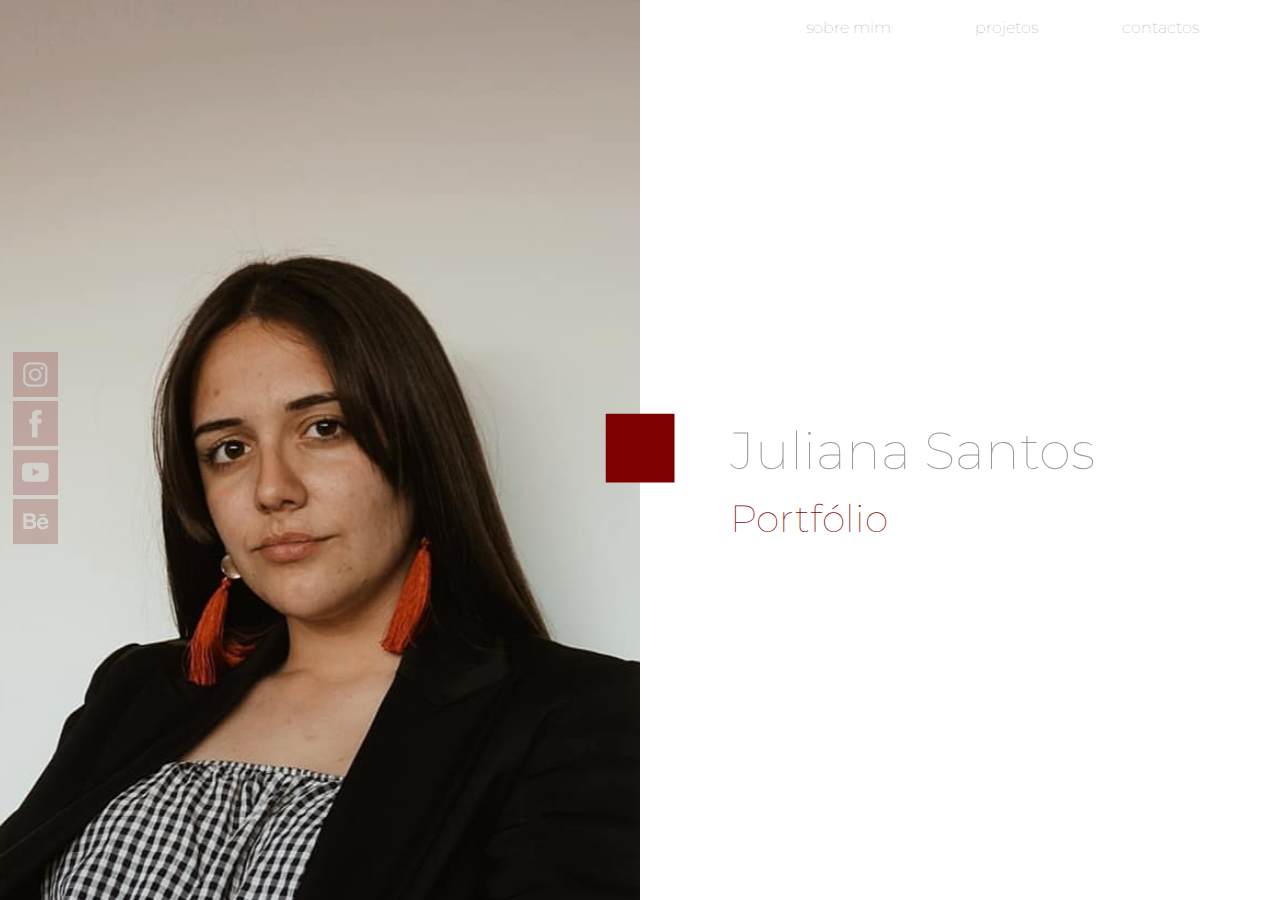
<file: index.html>
<!doctype html>

<html>
    <head>
        <meta charset="utf-8">
        <title>Juliana Santos</title>
        <link href="CSSpage1.css" rel="stylesheet">
        <link href="https://fonts.googleapis.com/css?family=Montserrat: 100, 600" rel="stylesheet">
    </head>

    <body>
    <div id="page">
        <div class="fotofundo"> </div>
        
        <nav class="grid-100">
            <ul>
                <a href="P%C3%A1ginaSobreMim.html">
                    <li class="grid-10">sobre mim</li>
                </a>
                <a href="P%C3%A1ginaProjetos.html">
                    <li class="grid-10">projetos</li>
                </a>
                <a href="P%C3%A1ginaContactos.html">
                    <li class="grid-10">contactos</li>
                </a>
            </ul>
        </nav> 
        
        <div class="quadrado">
            <svg width="69" height="69" viewBox="0 0 45 45" fill="none" xmlns="http://www.w3.org/2000/svg">
            <rect width="69" height="69" fill="#7F0000"/>
            </svg>
        </div>
            
        <div class="icones">
            <a href="PortInstagram.html">
            <svg width="45" height="45" viewBox="0 0 45 45" fill="none" xmlns="http://www.w3.org/2000/svg">
               <path d="M0 0.017654V45H45V0L0 0.017654ZM32.2344 33.01C30.4969 34.5606 28.4859 34.6459 27.9479 34.6518C24.12 34.6518 20.292 34.6518 16.4641 34.6518C16.0672 34.6577 13.8211 34.6518 12.0188 32.8511C10.1725 31.0063 10.2078 28.6848 10.2195 28.2964C10.2195 24.4125 10.2195 20.5286 10.2195 16.6448C10.2313 16.2122 10.3312 13.8142 12.3099 12.0106C13.924 10.5394 15.782 10.3776 16.3289 10.3511C20.2715 10.3835 24.217 10.4158 28.1595 10.4482C28.627 10.4688 30.9555 10.6277 32.7107 12.5667C34.0602 14.0555 34.2954 15.7415 34.3512 16.327C34.3689 20.2197 34.3865 24.1124 34.4042 28.0051C34.4071 28.4141 34.3953 31.0798 32.2344 33.01Z" fill="#7F0000" fill-opacity="0.2"/>
               <path d="M27.5509 12.6197C24.1199 12.6197 20.6889 12.6197 17.2579 12.6197C16.9786 12.5991 15.1146 12.4902 13.7122 13.9172C12.7038 14.9441 12.5244 16.1681 12.4803 16.5653C12.4392 20.3433 12.401 24.1212 12.3598 27.8992C12.3539 28.2081 12.3539 29.7999 13.6034 31.1034C14.9529 32.5128 16.711 32.4922 16.9903 32.4833C20.6271 32.498 24.2669 32.5157 27.9037 32.5304C28.2536 32.5186 29.603 32.4363 30.7467 31.3682C32.105 30.0971 32.1256 28.42 32.1226 28.1375C32.1403 24.5361 32.1579 20.9347 32.1726 17.3333C32.1903 17.0214 32.252 15.4384 31.0642 14.1026C29.7059 12.5696 27.8096 12.6079 27.5509 12.6197ZM22.1266 28.879C18.6985 28.8054 15.8996 25.9131 15.9878 22.4706C16.0731 19.0663 18.9484 16.3358 22.3382 16.38C25.7487 16.4241 28.5593 19.2576 28.5299 22.6824C28.5005 26.1455 25.5752 28.9496 22.1266 28.879ZM28.8475 17.5451C28.0154 17.5451 27.3657 16.8095 27.3657 16.0092C27.3657 15.2207 27.9919 14.4998 28.7945 14.4733C29.653 14.4439 30.3557 15.2207 30.3292 16.0622C30.3028 16.8331 29.6677 17.5451 28.8475 17.5451Z" fill="#7F0000" fill-opacity="0.2"/>
               <path d="M22.2325 18.4455C20.0245 18.4602 18.2105 20.3139 18.2105 22.5235C18.2105 24.7538 20.0539 26.6163 22.2854 26.6016C24.4698 26.5869 26.2515 24.7774 26.3073 22.6295C26.3661 20.3786 24.5139 18.4308 22.2325 18.4455Z" fill="#7F0000" fill-opacity="0.2"/>
            </svg>
            </a>          
        
            <a href="PortFacebook.html"> 
                <svg width="45" height="45" viewBox="0 0 45 45" fill="none" xmlns="http://www.w3.org/2000/svg">
                    <path d="M0 0.017654V45H45V0L0 0.017654ZM28.6299 13.7672H25.7193C25.6341 13.7701 25.2107 13.7907 24.8726 14.1379C24.5374 14.4821 24.5198 14.897 24.5198 14.9853V17.9158H28.6299C28.4947 19.4694 28.3595 21.023 28.2242 22.5765C26.9894 22.5765 25.7546 22.5765 24.5198 22.5765C24.5198 27.1018 24.5198 31.6271 24.5198 36.1524H18.8926L18.9102 22.5765H16.1584V17.9158H18.9102L18.9279 13.4317C18.9602 13.0904 19.1396 11.5045 20.5155 10.2893C21.9532 9.01824 23.6319 9.08592 23.9553 9.10651H28.6299V13.7672Z" fill="#7F0000" fill-opacity="0.2"/>
                </svg>
            </a>
            
            <a href="PortYoutube.html">
            <svg width="45" height="45" viewBox="0 0 45 45" fill="none" xmlns="http://www.w3.org/2000/svg">
                <path d="M0 0.017654V45H45.0353V0L0 0.017654ZM34.5224 30.2825C33.3513 31.6565 31.836 31.836 21.8645 31.8184C12.7903 31.8036 11.125 31.6506 9.94802 30.203C8.97117 28.9996 8.96234 26.8341 8.94174 22.4971C8.92115 17.9894 8.91232 15.7356 9.90977 14.491C11.069 13.0434 12.7197 12.855 22.1028 12.805C31.6624 12.755 33.4337 12.9345 34.6665 14.4498C35.7022 15.7238 35.7228 17.7011 35.7611 21.6556C35.8052 26.3839 35.8258 28.7525 34.5224 30.2825Z" fill="#7F0000" fill-opacity="0.2"/>
                <path d="M19.5606 25.8337C21.9792 24.5802 24.3978 23.3268 26.8164 22.0734C24.3801 20.767 21.9439 19.4606 19.5076 18.1542C19.5253 20.714 19.5429 23.2738 19.5606 25.8337Z" fill="#7F0000" fill-opacity="0.2"/>
            </svg>
            </a>
            
            <a href="PortBehance.html">
            <svg width="45" height="45" viewBox="0 0 45 45" fill="none" xmlns="http://www.w3.org/2000/svg">
                <path d="M13.4418 23.1709C13.4477 24.4949 13.4535 25.819 13.4594 27.143C15.0264 27.1518 16.5905 27.1607 18.1546 27.1695C19.1866 27.0753 19.9804 26.2515 20.0392 25.2982C20.1039 24.2242 19.2219 23.2238 18.0488 23.1709C16.5141 23.1709 14.9765 23.1709 13.4418 23.1709Z" fill="#7F0000" fill-opacity="0.2"/>
                <path d="M13.4418 20.5669C13.43 19.39 13.4183 18.213 13.4065 17.0361C14.9235 17.0361 16.4406 17.0361 17.9576 17.0361C18.8279 17.1126 19.5159 17.807 19.5805 18.6603C19.6482 19.5459 19.0249 20.3609 18.134 20.5316C16.57 20.5434 15.0059 20.5551 13.4418 20.5669Z" fill="#7F0000" fill-opacity="0.2"/>
                <path d="M27.0717 23.1973C28.8446 23.1885 30.6174 23.1797 32.3902 23.1709C32.3373 21.7468 31.1789 20.611 29.7971 20.5757C28.3565 20.5404 27.1129 21.7144 27.0717 23.1973Z" fill="#7F0000" fill-opacity="0.2"/>
                <path d="M0 0.017654V45H45V0L0 0.017654ZM26.1868 15.253C28.4447 15.253 30.7027 15.253 32.9606 15.253C32.9606 15.765 32.9606 16.277 32.9606 16.7889C30.6938 16.7978 28.4271 16.8066 26.1603 16.8154C26.1692 16.2946 26.178 15.7738 26.1868 15.253ZM23.1762 25.6895C23.1586 26.1073 23.0557 27.2342 22.2266 28.2993C21.1799 29.644 19.7246 29.9353 19.3689 29.9941H10.3724V14.2821C13.0067 14.2821 15.6409 14.2821 18.2752 14.2821C18.431 14.2821 20.7624 14.3203 21.9443 16.224C22.8969 17.757 22.7117 19.8696 21.618 21.0171C21.3269 21.3231 21.0153 21.5114 20.7801 21.6261C21.1152 21.7644 21.9385 22.1616 22.5441 23.0738C23.2938 24.2007 23.2115 25.3599 23.1762 25.6895ZM33.5427 29.2615C32.1198 30.3501 30.6027 30.3737 29.9706 30.3737C29.5708 30.3737 26.7072 30.3325 25.149 28.1964C24.4786 27.2783 24.2875 26.3044 24.1758 25.7395C23.9406 24.542 24.0553 23.5298 24.1758 22.906C24.2523 22.4088 24.558 20.8464 25.9222 19.6224C27.4775 18.2277 29.3591 18.2336 29.8912 18.2454C30.3881 18.2542 32.4226 18.2984 33.8867 19.8607C35.1333 21.1936 35.2685 22.8884 35.3303 23.6475C35.3744 24.1977 35.3479 24.6567 35.3156 24.9716C32.5637 24.9627 29.8118 24.9539 27.06 24.9451C27.0423 25.1275 26.9483 26.2985 27.8009 27.1695C28.5329 27.9168 29.4796 27.9492 29.9441 27.9639C30.3352 27.9757 30.9937 27.9992 31.6376 27.5667C32.155 27.2195 32.4049 26.7487 32.5108 26.5133C33.481 26.5369 34.4512 26.5634 35.4214 26.5869C35.2568 27.09 34.7805 28.314 33.5427 29.2615Z" fill="#7F0000" fill-opacity="0.2"/>
            </svg>
            </a>
        </div>
        
        <div class="titulo">
            <h9>Juliana Santos</h9>
            <br>
            <h8>Portfólio</h8>
        </div>  
                
    </div>
    </body>
</html>
</file>
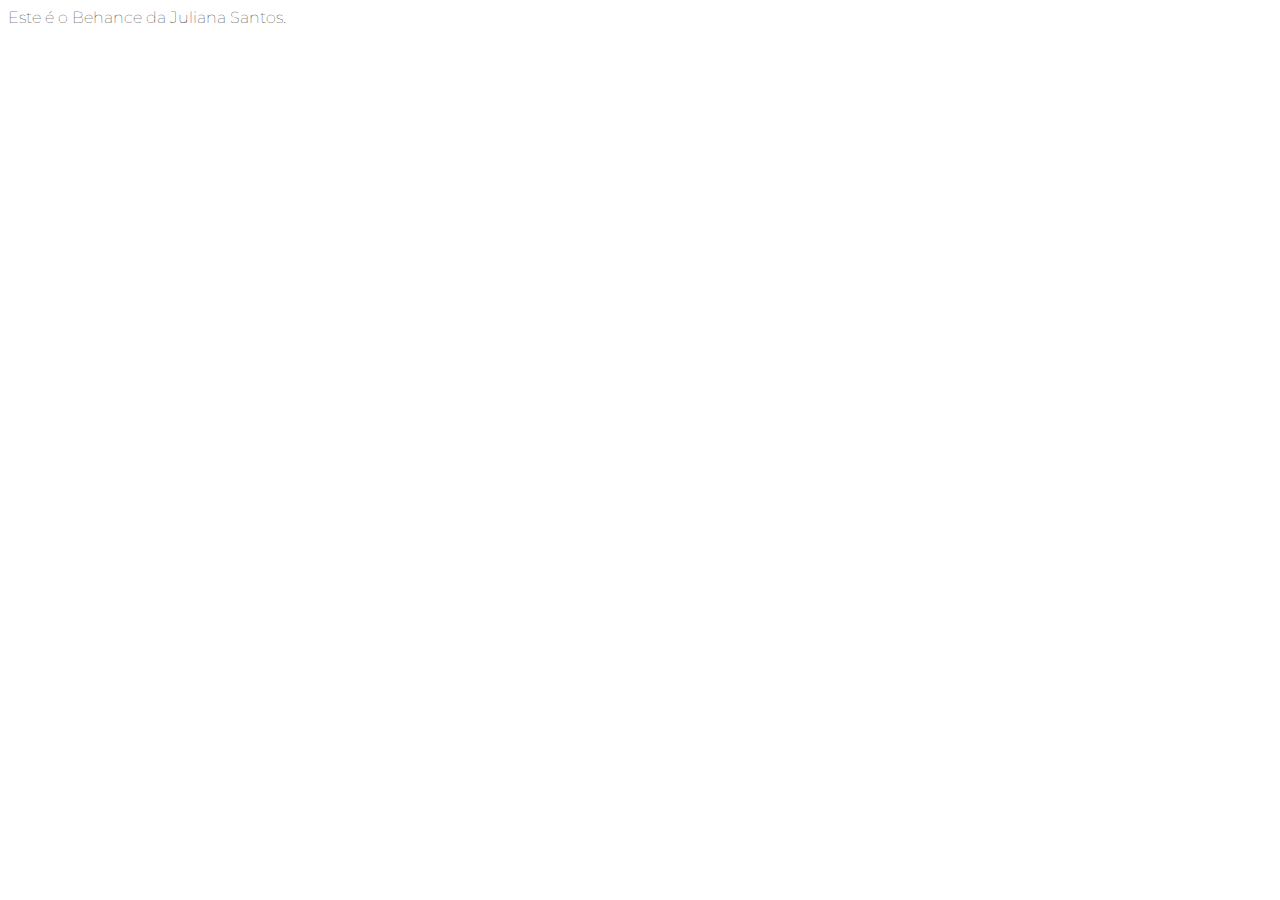
<file: PortBehance.html>
<!doctype html>

<html>
    <head>
        <meta charset="utf-8">
        <title>Juliana Santos</title>
        <link href="CSSpage1.css" rel="stylesheet">
        <link href="https://fonts.googleapis.com/css?family=Montserrat: 100, 600" rel="stylesheet">
    </head>
    
    <body>
    <p1>Este é o Behance da Juliana Santos.</p1></body>
</html>
</file>
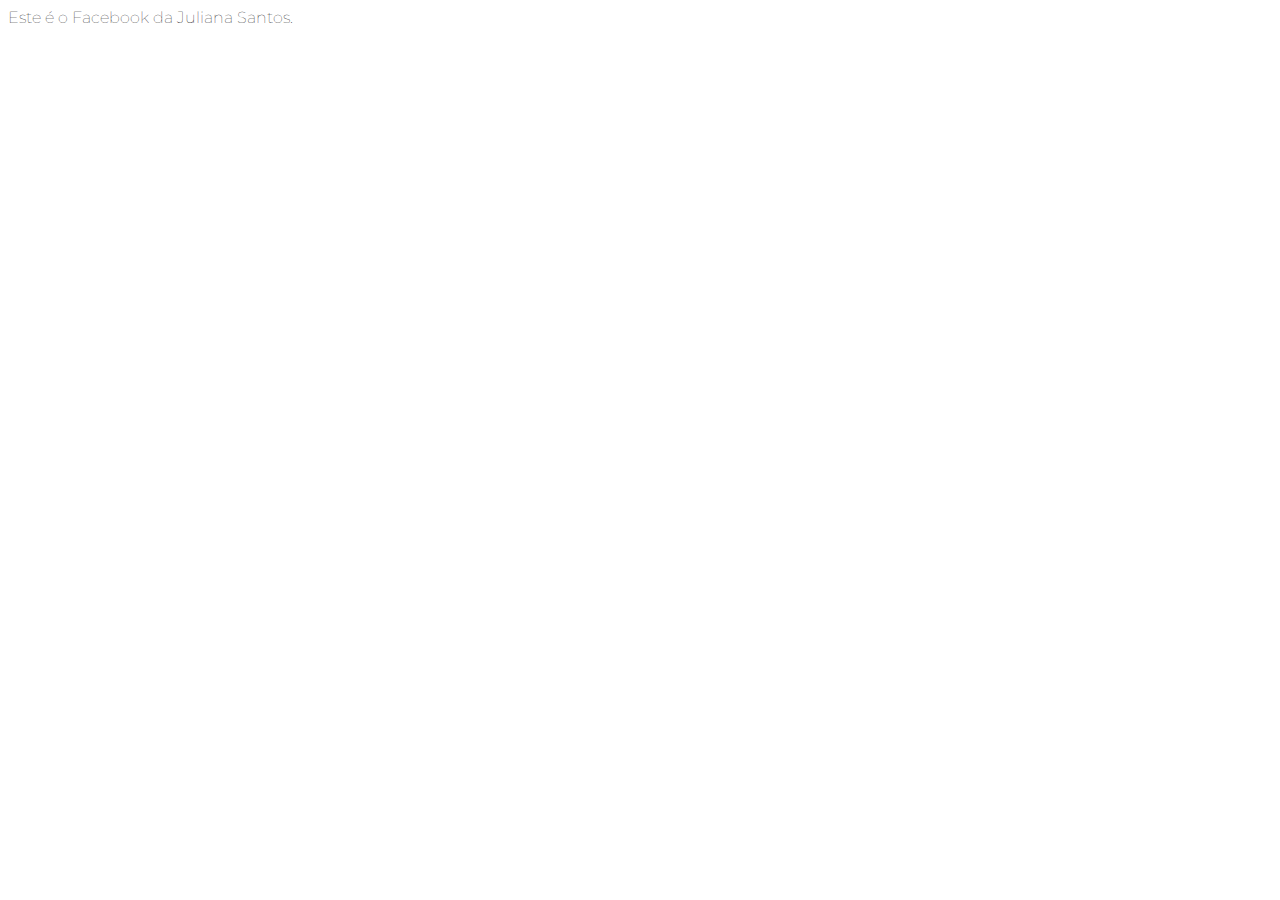
<file: PortFacebook.html>
<!doctype html>

<html>
    <head>
        <meta charset="utf-8">
        <title>Juliana Santos</title>
        <link href="CSSpage1.css" rel="stylesheet">
        <link href="https://fonts.googleapis.com/css?family=Montserrat: 100, 600" rel="stylesheet">
    </head>
    
    <body>
    <p1>Este é o Facebook da Juliana Santos.</p1></body>
</html>
</file>
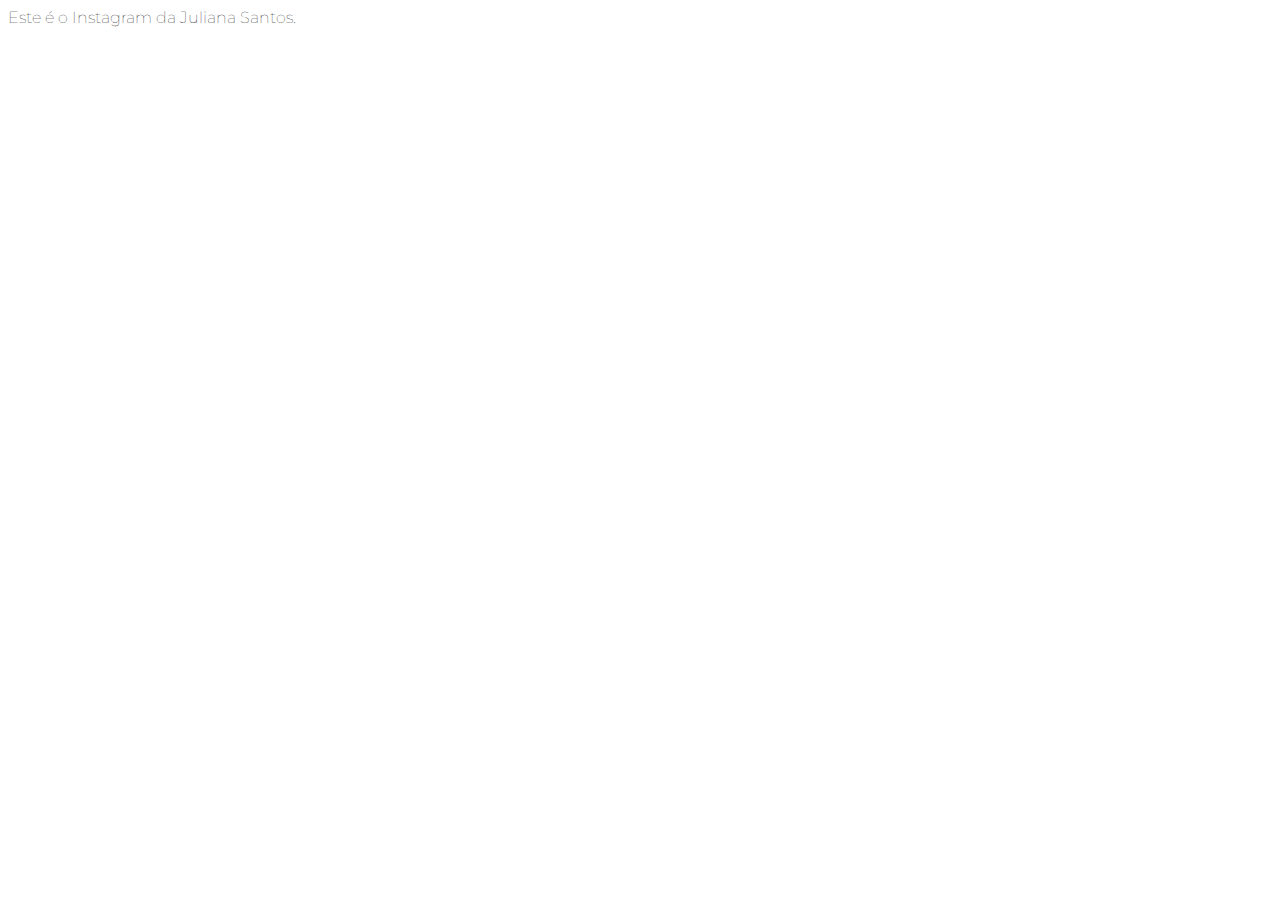
<file: PortInstagram.html>
<!doctype html>

<html>
    <head>
        <meta charset="utf-8">
        <title>Juliana Santos</title>
        <link href="CSSpage1.css" rel="stylesheet">
        <link href="https://fonts.googleapis.com/css?family=Montserrat: 100, 600" rel="stylesheet">
    </head>
    
    <body>
    <p1>Este é o Instagram da Juliana Santos.</p1></body>
</html>
</file>
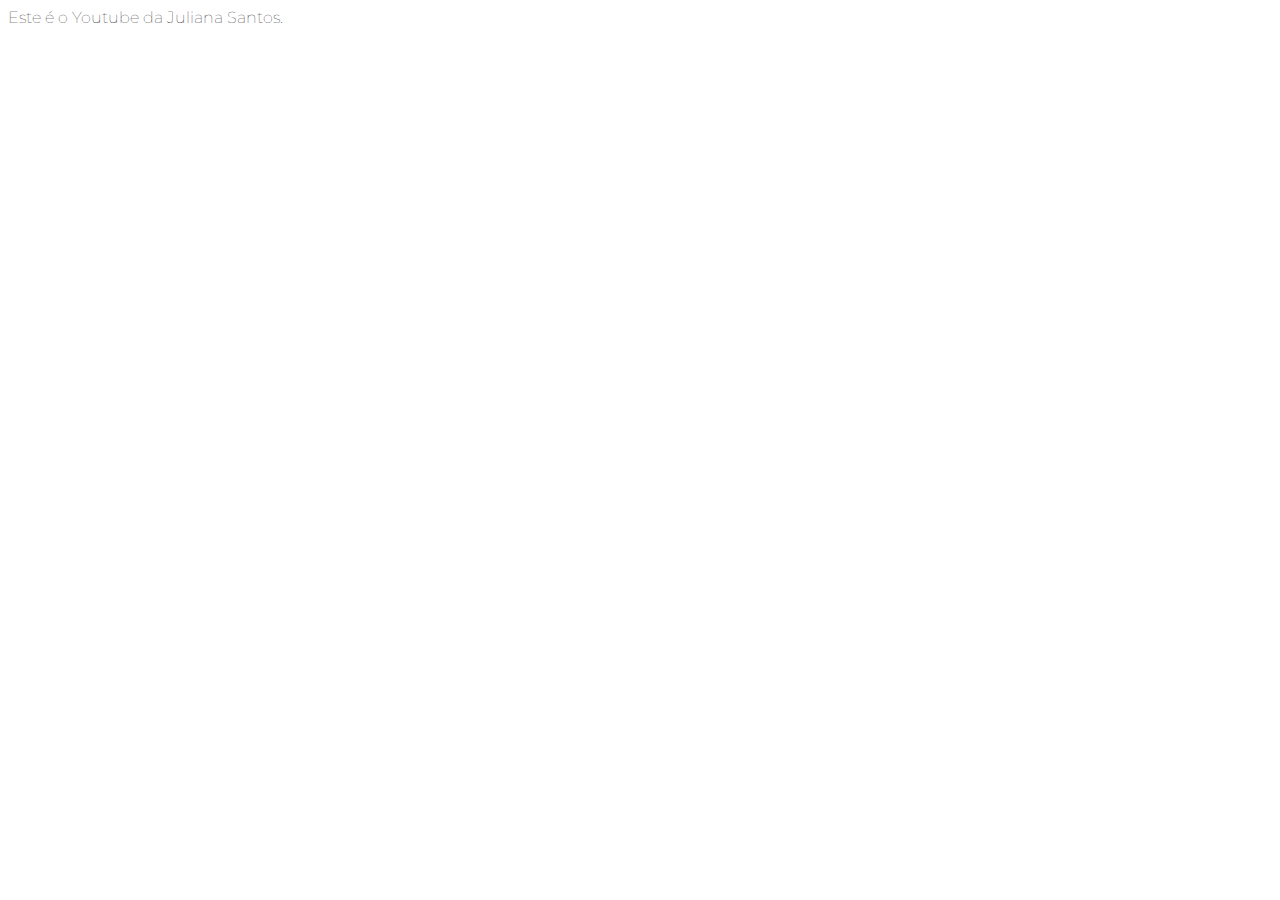
<file: PortYoutube.html>
<!doctype html>

<html>
    <head>
        <meta charset="utf-8">
        <title>Juliana Santos</title>
        <link href="CSSpage1.css" rel="stylesheet">
        <link href="https://fonts.googleapis.com/css?family=Montserrat: 100, 600" rel="stylesheet">
    </head>
    
    <body>
    <p1>Este é o Youtube da Juliana Santos.</p1></body>
</html>
</file>
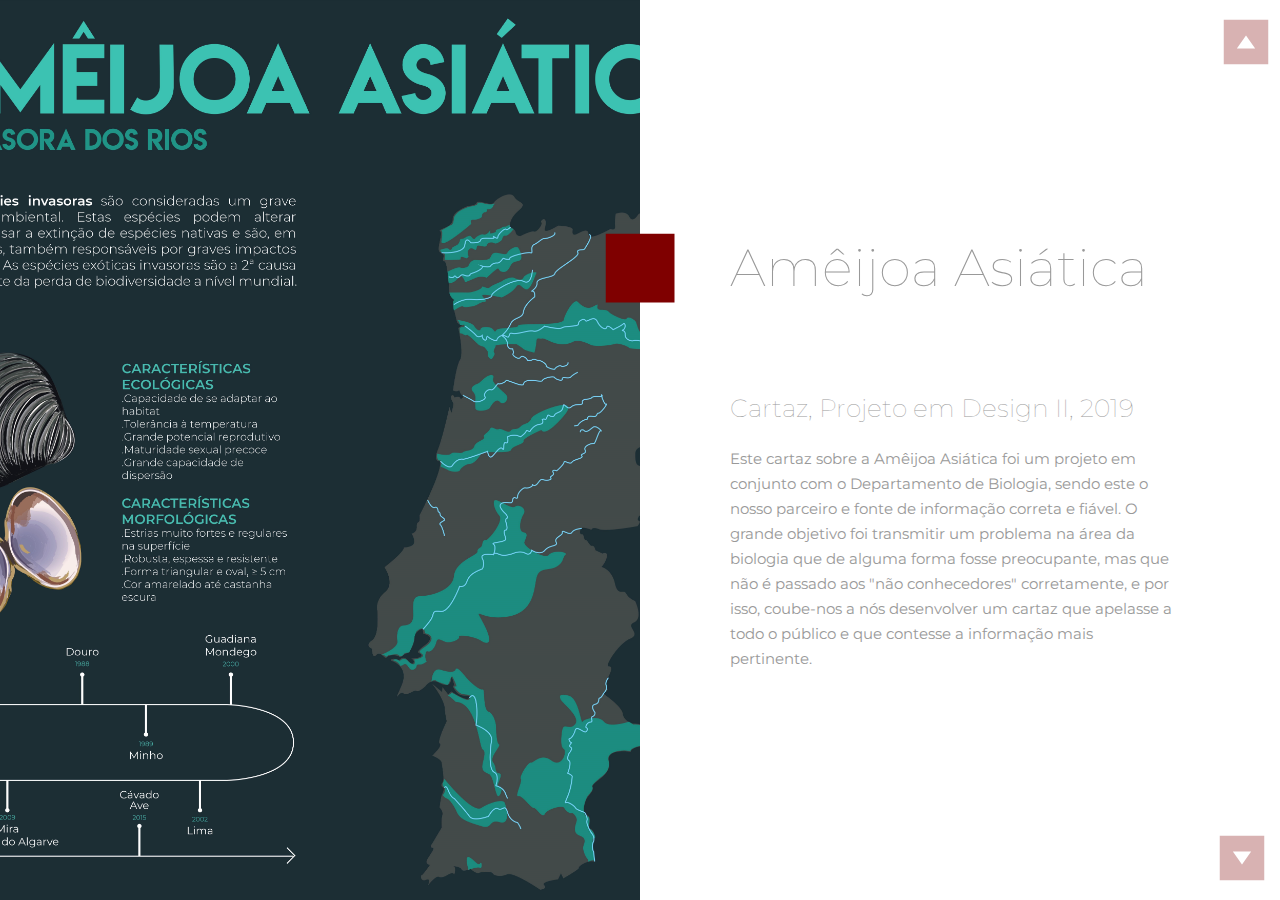
<file: PáginaAmeijoa.html>
<!doctype html>

<html>
    <head>
        <meta charset="utf-8">
        <title>Juliana Santos</title>
        <link href="CSSpageAmeijoa.css" rel="stylesheet">
        <link href="https://fonts.googleapis.com/css?family=Montserrat: 100, 600" rel="stylesheet">
    </head>
    
    <body>
    <div id="page">
        <div class="fotofundo"> </div> 
        
        <div class="quadrado">
            <svg width="69" height="69" viewBox="0 0 45 45" fill="none" xmlns="http://www.w3.org/2000/svg">
            <rect width="69" height="69" fill="#7F0000"/>
            </svg>
        </div>
        
        <div class="setacima">
            <a href="P%C3%A1ginaProjetos.html">
                <svg width="46" height="45" viewBox="0 0 46 45" fill="none" xmlns="http://www.w3.org/2000/svg">
                    <g clip-path="url(#clip0)">
                        <path d="M0 0V45H45.053V0H0ZM28.9462 22.5V31.6513L16.1068 22.5L28.9462 13.3487V22.5Z" fill="#7F0000" fill-opacity="0.3"/>
                    </g>
                    <defs>
                        <clipPath id="clip0">
                            <rect width="45" height="45" fill="white"/>
                        </clipPath>
                    </defs>
                </svg>
            </a>
        </div>
        
        <div class="setabaixo">
            <a href="P%C3%A1ginaAzulejo.html">
                <svg width="46" height="45" viewBox="0 0 46 45" fill="none" xmlns="http://www.w3.org/2000/svg">
                    <g clip-path="url(#clip0)">
                        <path d="M0 0V45H45.053V0H0ZM28.9462 22.5V31.6513L16.1068 22.5L28.9462 13.3487V22.5Z" fill="#7F0000" fill-opacity="0.3"/>
                    </g>
                    <defs>
                        <clipPath id="clip0">
                            <rect width="45" height="45" fill="white"/>
                        </clipPath>
                    </defs>
                </svg>
            </a>
        </div>
        
        <div class="titulo">
            <h9>Amêijoa Asiática</h9>
        </div>
        
        <div class="texto">
            <p1>Cartaz, Projeto em Design II, 2019</p1>
            <br>
            <p2>Este cartaz sobre a Amêijoa Asiática foi um projeto em conjunto com o Departamento de Biologia, sendo este o nosso parceiro e fonte de informação correta e fiável. O grande objetivo foi transmitir um problema na área da biologia que de alguma forma fosse preocupante, mas que não é passado aos "não conhecedores" corretamente, e por isso, coube-nos a nós desenvolver um cartaz que apelasse a todo o público e que contesse a informação mais pertinente.
            </p2>           
        </div>
                
    </div>
    </body>
</html>
</file>
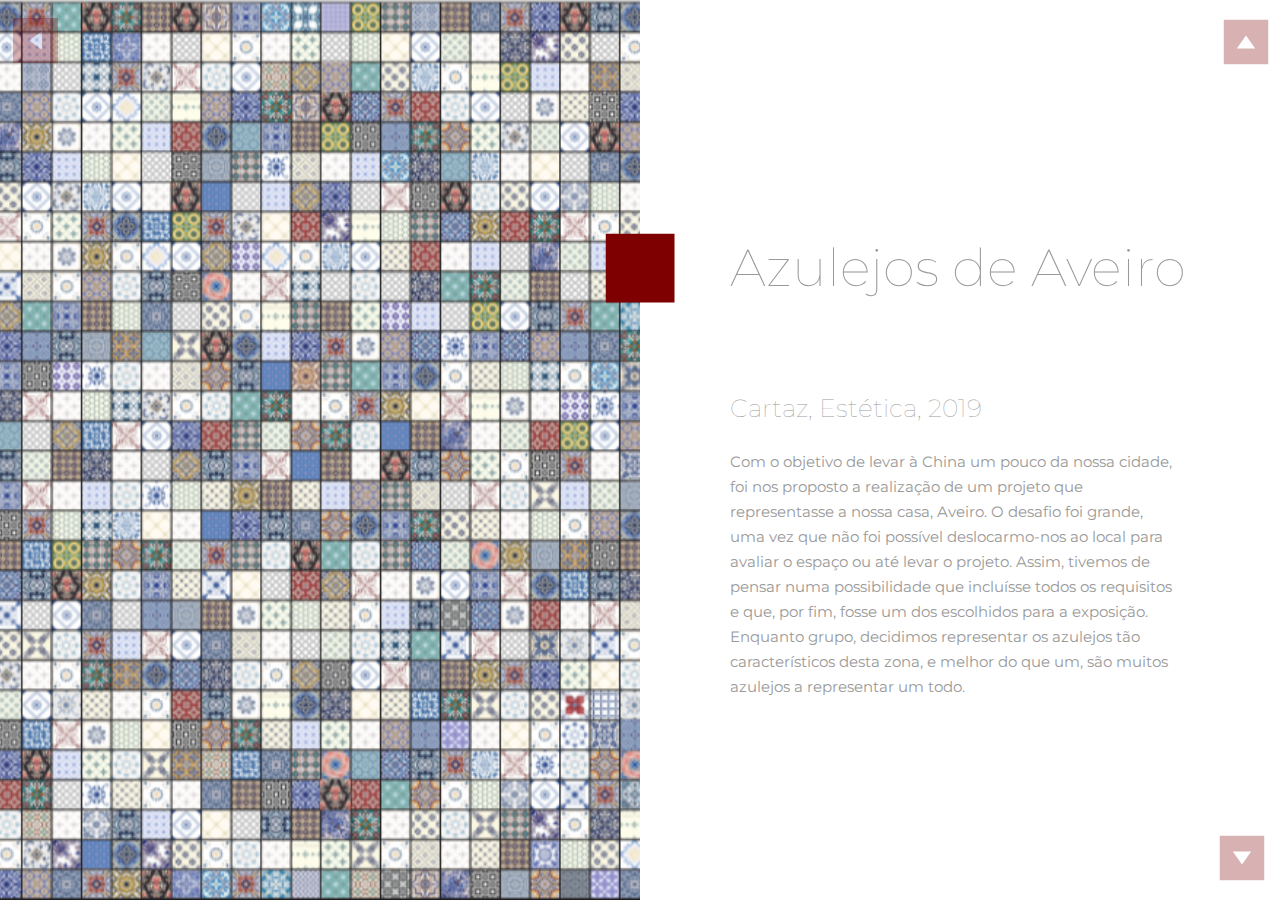
<file: PáginaAzulejo.html>
<!doctype html>

<html>
    <head>
        <meta charset="utf-8">
        <title>Juliana Santos</title>
        <link href="CSSpageAzulejo.css" rel="stylesheet">
        <link href="https://fonts.googleapis.com/css?family=Montserrat: 100, 600" rel="stylesheet">
    </head>
    
    <body>
    <div id="page">
        <div class="fotofundo"> </div> 
        
        <div class="quadrado">
            <svg width="69" height="69" viewBox="0 0 45 45" fill="none" xmlns="http://www.w3.org/2000/svg">
            <rect width="69" height="69" fill="#7F0000"/>
            </svg>
        </div>
        
        <div class="seta">
            <a href="P%C3%A1ginaProjetos.html">
                <svg width="46" height="45" viewBox="0 0 46 45" fill="none" xmlns="http://www.w3.org/2000/svg">
                    <g clip-path="url(#clip0)">
                        <path d="M0 0V45H45.053V0H0ZM28.9462 22.5V31.6513L16.1068 22.5L28.9462 13.3487V22.5Z" fill="#7F0000" fill-opacity="0.3"/>
                    </g>
                    <defs>
                        <clipPath id="clip0">
                            <rect width="45.053" height="45" fill="white"/>
                        </clipPath>
                    </defs>
                </svg>
            </a>
        </div>
        
        <div class="setacima">
            <a href="P%C3%A1ginaAmeijoa.html">
                <svg width="46" height="45" viewBox="0 0 46 45" fill="none" xmlns="http://www.w3.org/2000/svg">
                    <g clip-path="url(#clip0)">
                        <path d="M0 0V45H45.053V0H0ZM28.9462 22.5V31.6513L16.1068 22.5L28.9462 13.3487V22.5Z" fill="#7F0000" fill-opacity="0.3"/>
                    </g>
                    <defs>
                        <clipPath id="clip0">
                            <rect width="45" height="45" fill="white"/>
                        </clipPath>
                    </defs>
                </svg>
            </a>
        </div>
        
        <div class="setabaixo">
            <a href="P%C3%A1ginaClosert.html">
                <svg width="46" height="45" viewBox="0 0 46 45" fill="none" xmlns="http://www.w3.org/2000/svg">
                    <g clip-path="url(#clip0)">
                        <path d="M0 0V45H45.053V0H0ZM28.9462 22.5V31.6513L16.1068 22.5L28.9462 13.3487V22.5Z" fill="#7F0000" fill-opacity="0.3"/>
                    </g>
                    <defs>
                        <clipPath id="clip0">
                            <rect width="45" height="45" fill="white"/>
                        </clipPath>
                    </defs>
                </svg>
            </a>
        </div>
        
        <div class="titulo">
            <h9>Azulejos de Aveiro</h9>
        </div>
        
        <div class="texto">
            <p1>Cartaz, Estética, 2019</p1>
            <br>
            <p2>Com o objetivo de levar à China um pouco da nossa cidade, foi nos proposto a realização de um projeto que representasse a nossa casa, Aveiro. O desafio foi grande, uma vez que não foi possível deslocarmo-nos ao local para avaliar o espaço ou até levar o projeto. Assim, tivemos de pensar numa possibilidade que incluísse todos os requisitos e que, por fim, fosse um dos escolhidos para a exposição. Enquanto grupo, decidimos representar os azulejos tão característicos desta zona, e melhor do que um, são muitos azulejos a representar um todo.
            </p2>           
        </div>
                
    </div>
    </body>
</html>
</file>
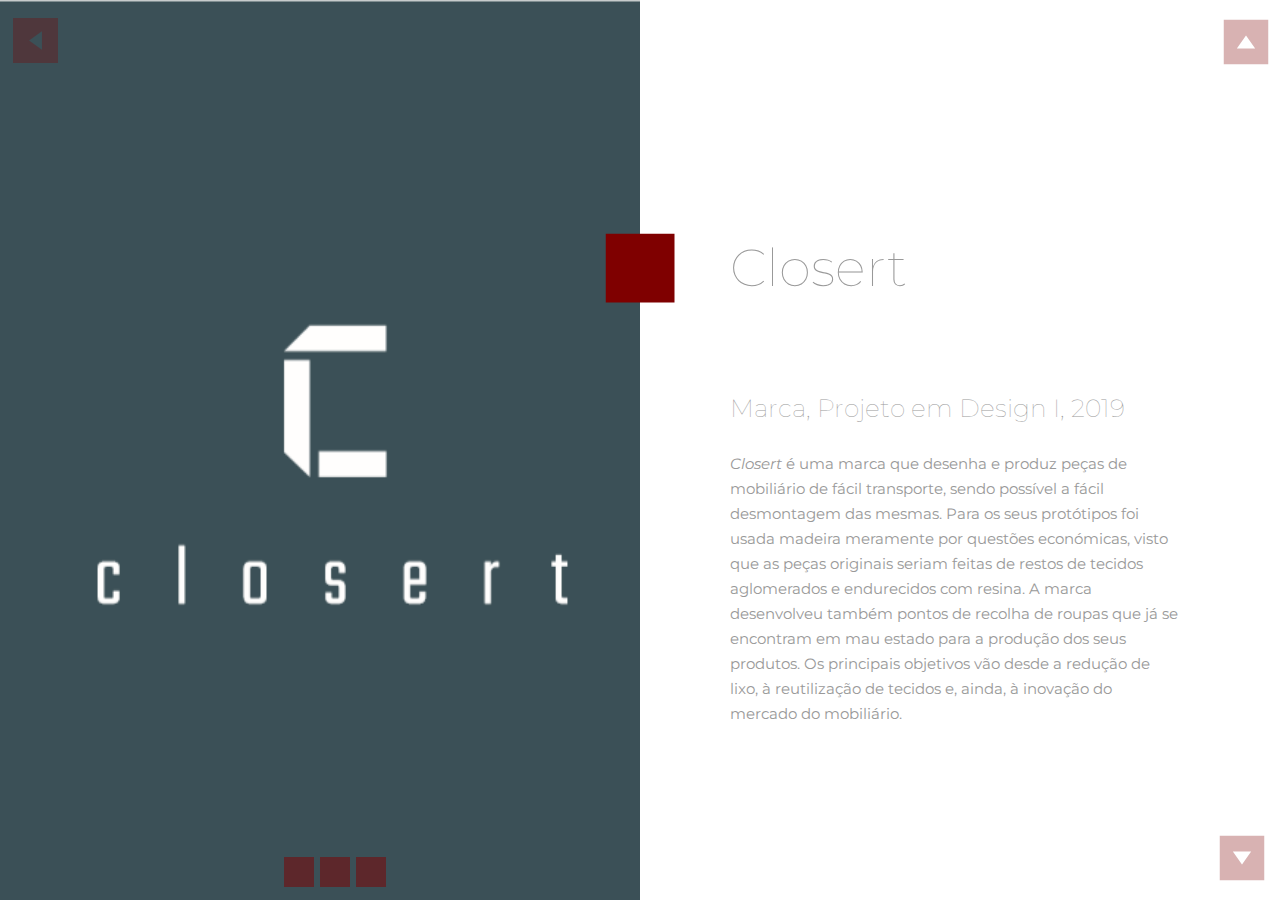
<file: PáginaClosert.html>
<!doctype html>

<html>
    <head>
        <meta charset="utf-8">
        <title>Juliana Santos</title>
        <link href="CSSpageClosert.css" rel="stylesheet">
        <link href="https://fonts.googleapis.com/css?family=Montserrat: 100, 600" rel="stylesheet">
    </head>
    
    <body>
    <div id="page">
        <div class="fotofundo"> </div> 
        
        <div class="quadradosfotos">
            <a href="P%C3%A1ginaClosert.html">
            <div class="quadrado1">
                <svg width="30" height="30" viewBox="0 0 30 30" fill="none" xmlns="http://www.w3.org/2000/svg">
                <rect width="30" height="30" fill="#7F0000"/>
                </svg>
            </div>
            </a>
        
            <a href="P%C3%A1ginaClosert2.html">
            <div class="quadrado2">
                <svg width="30" height="30" viewBox="0 0 30 30" fill="none" xmlns="http://www.w3.org/2000/svg">
                <rect width="30" height="30" fill="#7F0000"/>
                </svg>
            </div>
            </a>
        
            <a href="P%C3%A1ginaClosert3.html">
            <div class="quadrado3">
                <svg width="30" height="30" viewBox="0 0 30 30" fill="none" xmlns="http://www.w3.org/2000/svg">
                <rect width="30" height="30" fill="#7F0000"/>
                </svg>
            </div>
            </a>
        </div>          
        
        <div class="quadrado">
            <svg width="69" height="69" viewBox="0 0 45 45" fill="none" xmlns="http://www.w3.org/2000/svg">
            <rect width="69" height="69" fill="#7F0000"/>
            </svg>
        </div>
        
        <div class="seta">
            <a href="P%C3%A1ginaProjetos.html">
                <svg width="46" height="45" viewBox="0 0 46 45" fill="none" xmlns="http://www.w3.org/2000/svg">
                    <g clip-path="url(#clip0)">
                        <path d="M0 0V45H45.053V0H0ZM28.9462 22.5V31.6513L16.1068 22.5L28.9462 13.3487V22.5Z" fill="#7F0000" fill-opacity="0.3"/>
                    </g>
                    <defs>
                        <clipPath id="clip0">
                            <rect width="45.053" height="45" fill="white"/>
                        </clipPath>
                    </defs>
                </svg>
            </a>
        </div>
        
        <div class="setacima">
            <a href="P%C3%A1ginaAzulejo.html">
                <svg width="46" height="45" viewBox="0 0 46 45" fill="none" xmlns="http://www.w3.org/2000/svg">
                    <g clip-path="url(#clip0)">
                        <path d="M0 0V45H45.053V0H0ZM28.9462 22.5V31.6513L16.1068 22.5L28.9462 13.3487V22.5Z" fill="#7F0000" fill-opacity="0.3"/>
                    </g>
                    <defs>
                        <clipPath id="clip0">
                            <rect width="45" height="45" fill="white"/>
                        </clipPath>
                    </defs>
                </svg>
            </a>
        </div>
        
        <div class="setabaixo">
            <a href="P%C3%A1ginaCoslat.html">
                <svg width="46" height="45" viewBox="0 0 46 45" fill="none" xmlns="http://www.w3.org/2000/svg">
                    <g clip-path="url(#clip0)">
                        <path d="M0 0V45H45.053V0H0ZM28.9462 22.5V31.6513L16.1068 22.5L28.9462 13.3487V22.5Z" fill="#7F0000" fill-opacity="0.3"/>
                    </g>
                    <defs>
                        <clipPath id="clip0">
                            <rect width="45" height="45" fill="white"/>
                        </clipPath>
                    </defs>
                </svg>
            </a>
        </div>
        
        <div class="titulo">
            <h9>Closert</h9>
        </div>
        
        <div class="texto">
            <p1>Marca, Projeto em Design I, 2019</p1>
            <br>
            <p2><i>Closert</i> é uma marca que desenha e produz peças de mobiliário de fácil transporte, sendo possível a fácil desmontagem das mesmas. Para os seus protótipos foi usada madeira meramente por questões económicas, visto que as peças originais seriam feitas de restos de tecidos aglomerados e endurecidos com resina. A marca desenvolveu também pontos de recolha de roupas que já se encontram em mau estado para a produção dos seus produtos. Os principais objetivos vão desde a redução de lixo, à reutilização de tecidos e, ainda, à inovação do mercado do mobiliário.
            </p2>           
        </div>
        
    </div>
    </body>
</html>
</file>
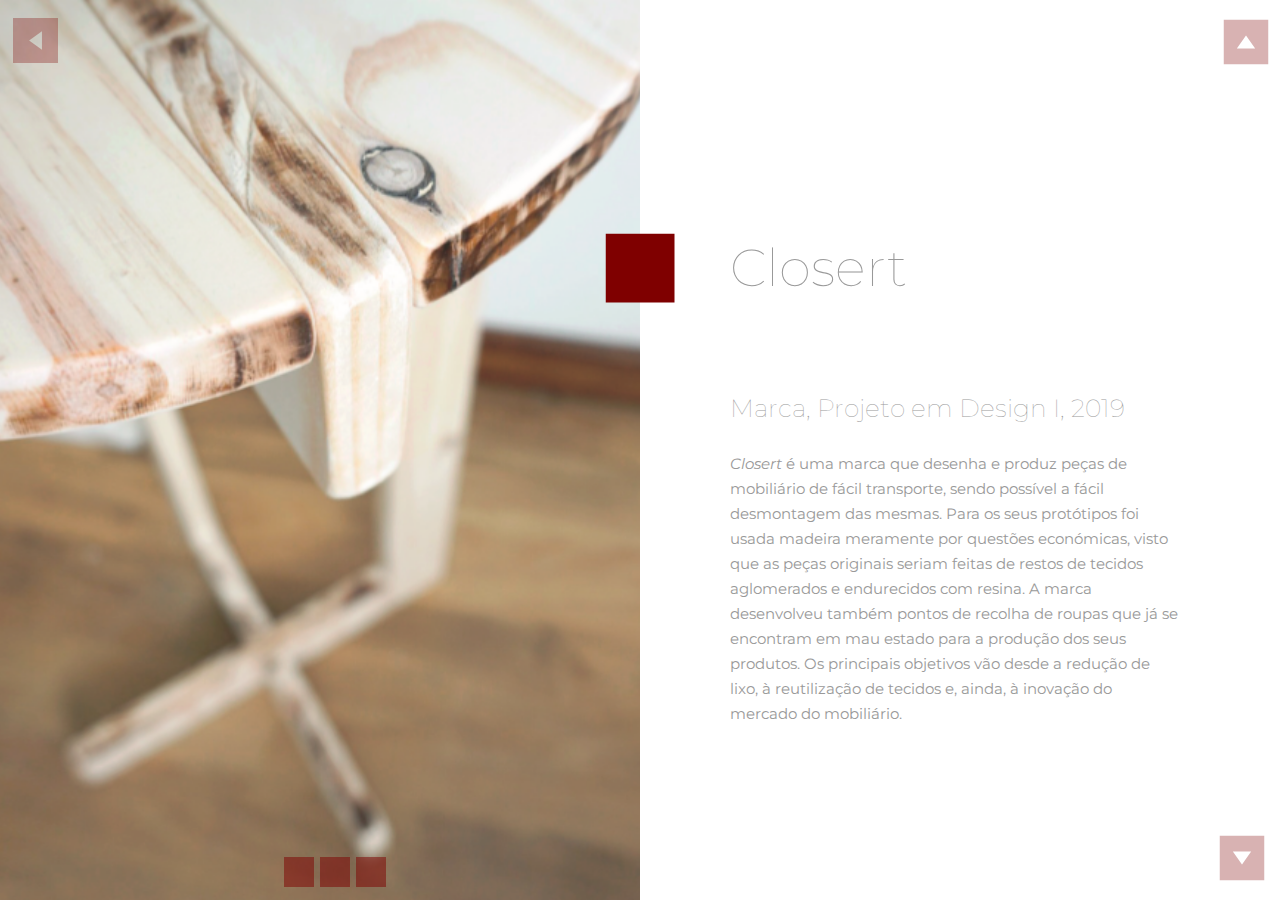
<file: PáginaClosert2.html>
<!doctype html>

<html>
    <head>
        <meta charset="utf-8">
        <title>Juliana Santos</title>
        <link href="CSSpageClosert2.css" rel="stylesheet">
        <link href="https://fonts.googleapis.com/css?family=Montserrat: 100, 600" rel="stylesheet">
    </head>
    
    <body>
    <div id="page">
        <div class="fotofundo"> </div> 
        
        <div class="quadradosfotos">
            <a href="P%C3%A1ginaClosert.html">
            <div class="quadrado1">
                <svg width="30" height="30" viewBox="0 0 30 30" fill="none" xmlns="http://www.w3.org/2000/svg">
                <rect width="30" height="30" fill="#7F0000"/>
                </svg>
            </div>
            </a>
        
            <a href="P%C3%A1ginaClosert2.html">
            <div class="quadrado2">
                <svg width="30" height="30" viewBox="0 0 30 30" fill="none" xmlns="http://www.w3.org/2000/svg">
                <rect width="30" height="30" fill="#7F0000"/>
                </svg>
            </div>
            </a>
        
            <a href="P%C3%A1ginaClosert3.html">
            <div class="quadrado3">
                <svg width="30" height="30" viewBox="0 0 30 30" fill="none" xmlns="http://www.w3.org/2000/svg">
                <rect width="30" height="30" fill="#7F0000"/>
                </svg>
            </div>
            </a>
        </div>          
        
        <div class="quadrado">
            <svg width="69" height="69" viewBox="0 0 45 45" fill="none" xmlns="http://www.w3.org/2000/svg">
            <rect width="69" height="69" fill="#7F0000"/>
            </svg>
        </div>
        
        <div class="seta">
            <a href="P%C3%A1ginaProjetos.html">
                <svg width="46" height="45" viewBox="0 0 46 45" fill="none" xmlns="http://www.w3.org/2000/svg">
                    <g clip-path="url(#clip0)">
                        <path d="M0 0V45H45.053V0H0ZM28.9462 22.5V31.6513L16.1068 22.5L28.9462 13.3487V22.5Z" fill="#7F0000" fill-opacity="0.3"/>
                    </g>
                    <defs>
                        <clipPath id="clip0">
                            <rect width="45.053" height="45" fill="white"/>
                        </clipPath>
                    </defs>
                </svg>
            </a>
        </div>
        
        <div class="setacima">
            <a href="P%C3%A1ginaAzulejo.html">
                <svg width="46" height="45" viewBox="0 0 46 45" fill="none" xmlns="http://www.w3.org/2000/svg">
                    <g clip-path="url(#clip0)">
                        <path d="M0 0V45H45.053V0H0ZM28.9462 22.5V31.6513L16.1068 22.5L28.9462 13.3487V22.5Z" fill="#7F0000" fill-opacity="0.3"/>
                    </g>
                    <defs>
                        <clipPath id="clip0">
                            <rect width="45" height="45" fill="white"/>
                        </clipPath>
                    </defs>
                </svg>
            </a>
        </div>
        
        <div class="setabaixo">
            <a href="P%C3%A1ginaCoslat.html">
                <svg width="46" height="45" viewBox="0 0 46 45" fill="none" xmlns="http://www.w3.org/2000/svg">
                    <g clip-path="url(#clip0)">
                        <path d="M0 0V45H45.053V0H0ZM28.9462 22.5V31.6513L16.1068 22.5L28.9462 13.3487V22.5Z" fill="#7F0000" fill-opacity="0.3"/>
                    </g>
                    <defs>
                        <clipPath id="clip0">
                            <rect width="45" height="45" fill="white"/>
                        </clipPath>
                    </defs>
                </svg>
            </a>
        </div>
        
        <div class="titulo">
            <h9>Closert</h9>
        </div>
        
        <div class="texto">
            <p1>Marca, Projeto em Design I, 2019</p1>
            <br>
            <p2><i>Closert</i> é uma marca que desenha e produz peças de mobiliário de fácil transporte, sendo possível a fácil desmontagem das mesmas. Para os seus protótipos foi usada madeira meramente por questões económicas, visto que as peças originais seriam feitas de restos de tecidos aglomerados e endurecidos com resina. A marca desenvolveu também pontos de recolha de roupas que já se encontram em mau estado para a produção dos seus produtos. Os principais objetivos vão desde a redução de lixo, à reutilização de tecidos e, ainda, à inovação do mercado do mobiliário.
            </p2>           
        </div>
        
    </div>
    </body>
</html>
</file>
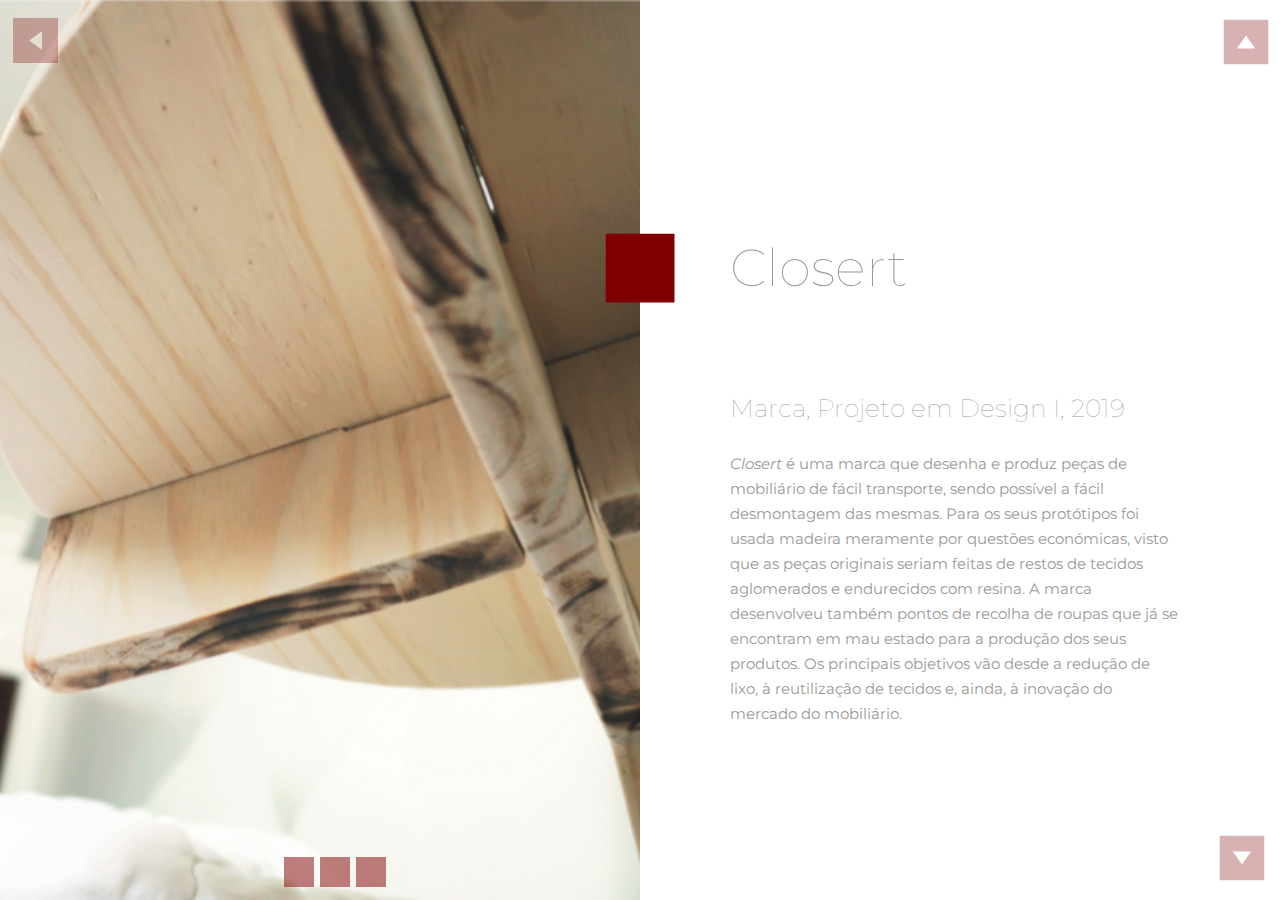
<file: PáginaClosert3.html>
<!doctype html>

<html>
    <head>
        <meta charset="utf-8">
        <title>Juliana Santos</title>
        <link href="CSSpageClosert3.css" rel="stylesheet">
        <link href="https://fonts.googleapis.com/css?family=Montserrat: 100, 600" rel="stylesheet">
    </head>
    
    <body>
    <div id="page">
        <div class="fotofundo"> </div> 
        
        <div class="quadradosfotos">
            <a href="P%C3%A1ginaClosert.html">
            <div class="quadrado1">
                <svg width="30" height="30" viewBox="0 0 30 30" fill="none" xmlns="http://www.w3.org/2000/svg">
                <rect width="30" height="30" fill="#7F0000"/>
                </svg>
            </div>
            </a>
        
            <a href="P%C3%A1ginaClosert2.html">
            <div class="quadrado2">
                <svg width="30" height="30" viewBox="0 0 30 30" fill="none" xmlns="http://www.w3.org/2000/svg">
                <rect width="30" height="30" fill="#7F0000"/>
                </svg>
            </div>
            </a>
        
            <a href="P%C3%A1ginaClosert3.html">
            <div class="quadrado3">
                <svg width="30" height="30" viewBox="0 0 30 30" fill="none" xmlns="http://www.w3.org/2000/svg">
                <rect width="30" height="30" fill="#7F0000"/>
                </svg>
            </div>
            </a>
        </div>          
        
        <div class="quadrado">
            <svg width="69" height="69" viewBox="0 0 45 45" fill="none" xmlns="http://www.w3.org/2000/svg">
            <rect width="69" height="69" fill="#7F0000"/>
            </svg>
        </div>
        
        <div class="seta">
            <a href="P%C3%A1ginaProjetos.html">
                <svg width="46" height="45" viewBox="0 0 46 45" fill="none" xmlns="http://www.w3.org/2000/svg">
                    <g clip-path="url(#clip0)">
                        <path d="M0 0V45H45.053V0H0ZM28.9462 22.5V31.6513L16.1068 22.5L28.9462 13.3487V22.5Z" fill="#7F0000" fill-opacity="0.3"/>
                    </g>
                    <defs>
                        <clipPath id="clip0">
                            <rect width="45.053" height="45" fill="white"/>
                        </clipPath>
                    </defs>
                </svg>
            </a>
        </div>
        
        <div class="setacima">
            <a href="P%C3%A1ginaAzulejo.html">
                <svg width="46" height="45" viewBox="0 0 46 45" fill="none" xmlns="http://www.w3.org/2000/svg">
                    <g clip-path="url(#clip0)">
                        <path d="M0 0V45H45.053V0H0ZM28.9462 22.5V31.6513L16.1068 22.5L28.9462 13.3487V22.5Z" fill="#7F0000" fill-opacity="0.3"/>
                    </g>
                    <defs>
                        <clipPath id="clip0">
                            <rect width="45" height="45" fill="white"/>
                        </clipPath>
                    </defs>
                </svg>
            </a>
        </div>
        
        <div class="setabaixo">
            <a href="P%C3%A1ginaCoslat.html">
                <svg width="46" height="45" viewBox="0 0 46 45" fill="none" xmlns="http://www.w3.org/2000/svg">
                    <g clip-path="url(#clip0)">
                        <path d="M0 0V45H45.053V0H0ZM28.9462 22.5V31.6513L16.1068 22.5L28.9462 13.3487V22.5Z" fill="#7F0000" fill-opacity="0.3"/>
                    </g>
                    <defs>
                        <clipPath id="clip0">
                            <rect width="45" height="45" fill="white"/>
                        </clipPath>
                    </defs>
                </svg>
            </a>
        </div>
        
        <div class="titulo">
            <h9>Closert</h9>
        </div>
        
        <div class="texto">
            <p1>Marca, Projeto em Design I, 2019</p1>
            <br>
            <p2><i>Closert</i> é uma marca que desenha e produz peças de mobiliário de fácil transporte, sendo possível a fácil desmontagem das mesmas. Para os seus protótipos foi usada madeira meramente por questões económicas, visto que as peças originais seriam feitas de restos de tecidos aglomerados e endurecidos com resina. A marca desenvolveu também pontos de recolha de roupas que já se encontram em mau estado para a produção dos seus produtos. Os principais objetivos vão desde a redução de lixo, à reutilização de tecidos e, ainda, à inovação do mercado do mobiliário.
            </p2>           
        </div>
        
    </div>
    </body>
</html>
</file>
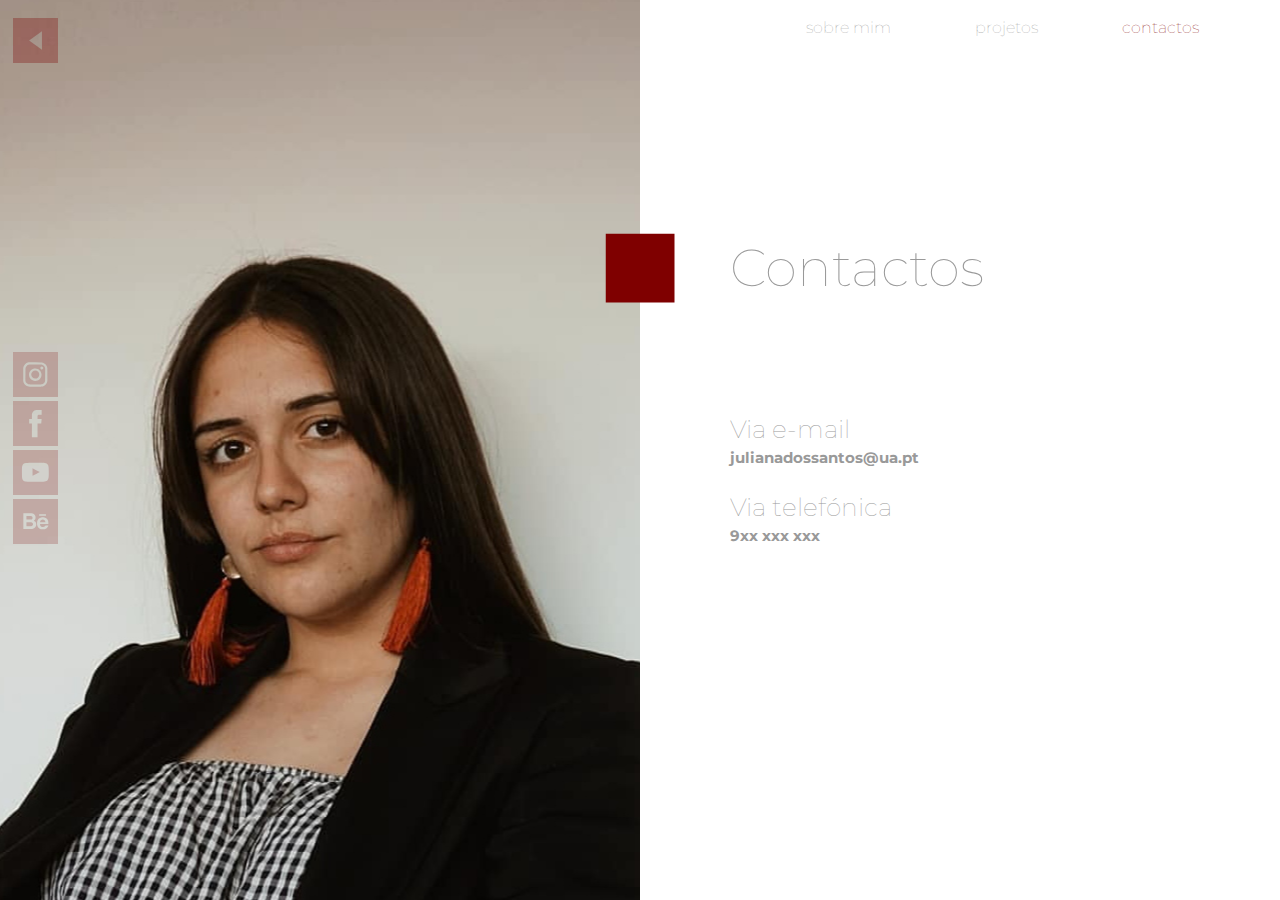
<file: PáginaContactos.html>
<!doctype html>

<html>
    <head>
        <meta charset="utf-8">
        <title>Juliana Santos</title>
        <link href="CSSpage4.css" rel="stylesheet">
        <link href="https://fonts.googleapis.com/css?family=Montserrat: 100, 600" rel="stylesheet">
    </head>
    
    <body>
    <div id="page">
        <div class="fotofundo"> </div>
        <nav class="grid-100">
            <ul>
                <a href="P%C3%A1ginaSobreMim.html">
                    <li class="grid-10">sobre mim</li>
                </a>
                <a href="P%C3%A1ginaProjetos.html">
                    <li class="grid-10">projetos</li>
                </a>
                <a href="P%C3%A1ginaContactos.html">
                    <li1 class="grid-10">contactos</li1>
                </a>
            </ul>
        </nav> 
        
        <div class="quadrado">
            <svg width="69" height="69" viewBox="0 0 45 45" fill="none" xmlns="http://www.w3.org/2000/svg">
            <rect width="69" height="69" fill="#7F0000"/>
            </svg>
        </div>
            
        <div class="icones">
            <a href="PortInstagram.html">
            <svg width="45" height="45" viewBox="0 0 45 45" fill="none" xmlns="http://www.w3.org/2000/svg">
               <path d="M0 0.017654V45H45V0L0 0.017654ZM32.2344 33.01C30.4969 34.5606 28.4859 34.6459 27.9479 34.6518C24.12 34.6518 20.292 34.6518 16.4641 34.6518C16.0672 34.6577 13.8211 34.6518 12.0188 32.8511C10.1725 31.0063 10.2078 28.6848 10.2195 28.2964C10.2195 24.4125 10.2195 20.5286 10.2195 16.6448C10.2313 16.2122 10.3312 13.8142 12.3099 12.0106C13.924 10.5394 15.782 10.3776 16.3289 10.3511C20.2715 10.3835 24.217 10.4158 28.1595 10.4482C28.627 10.4688 30.9555 10.6277 32.7107 12.5667C34.0602 14.0555 34.2954 15.7415 34.3512 16.327C34.3689 20.2197 34.3865 24.1124 34.4042 28.0051C34.4071 28.4141 34.3953 31.0798 32.2344 33.01Z" fill="#7F0000" fill-opacity="0.2"/>
               <path d="M27.5509 12.6197C24.1199 12.6197 20.6889 12.6197 17.2579 12.6197C16.9786 12.5991 15.1146 12.4902 13.7122 13.9172C12.7038 14.9441 12.5244 16.1681 12.4803 16.5653C12.4392 20.3433 12.401 24.1212 12.3598 27.8992C12.3539 28.2081 12.3539 29.7999 13.6034 31.1034C14.9529 32.5128 16.711 32.4922 16.9903 32.4833C20.6271 32.498 24.2669 32.5157 27.9037 32.5304C28.2536 32.5186 29.603 32.4363 30.7467 31.3682C32.105 30.0971 32.1256 28.42 32.1226 28.1375C32.1403 24.5361 32.1579 20.9347 32.1726 17.3333C32.1903 17.0214 32.252 15.4384 31.0642 14.1026C29.7059 12.5696 27.8096 12.6079 27.5509 12.6197ZM22.1266 28.879C18.6985 28.8054 15.8996 25.9131 15.9878 22.4706C16.0731 19.0663 18.9484 16.3358 22.3382 16.38C25.7487 16.4241 28.5593 19.2576 28.5299 22.6824C28.5005 26.1455 25.5752 28.9496 22.1266 28.879ZM28.8475 17.5451C28.0154 17.5451 27.3657 16.8095 27.3657 16.0092C27.3657 15.2207 27.9919 14.4998 28.7945 14.4733C29.653 14.4439 30.3557 15.2207 30.3292 16.0622C30.3028 16.8331 29.6677 17.5451 28.8475 17.5451Z" fill="#7F0000" fill-opacity="0.2"/>
               <path d="M22.2325 18.4455C20.0245 18.4602 18.2105 20.3139 18.2105 22.5235C18.2105 24.7538 20.0539 26.6163 22.2854 26.6016C24.4698 26.5869 26.2515 24.7774 26.3073 22.6295C26.3661 20.3786 24.5139 18.4308 22.2325 18.4455Z" fill="#7F0000" fill-opacity="0.2"/>
            </svg>
            </a>          
        
            <a href="PortFacebook.html"> 
                <svg width="45" height="45" viewBox="0 0 45 45" fill="none" xmlns="http://www.w3.org/2000/svg">
                    <path d="M0 0.017654V45H45V0L0 0.017654ZM28.6299 13.7672H25.7193C25.6341 13.7701 25.2107 13.7907 24.8726 14.1379C24.5374 14.4821 24.5198 14.897 24.5198 14.9853V17.9158H28.6299C28.4947 19.4694 28.3595 21.023 28.2242 22.5765C26.9894 22.5765 25.7546 22.5765 24.5198 22.5765C24.5198 27.1018 24.5198 31.6271 24.5198 36.1524H18.8926L18.9102 22.5765H16.1584V17.9158H18.9102L18.9279 13.4317C18.9602 13.0904 19.1396 11.5045 20.5155 10.2893C21.9532 9.01824 23.6319 9.08592 23.9553 9.10651H28.6299V13.7672Z" fill="#7F0000" fill-opacity="0.2"/>
                </svg>
            </a>
            
            <a href="PortYoutube.html">
            <svg width="45" height="45" viewBox="0 0 45 45" fill="none" xmlns="http://www.w3.org/2000/svg">
                <path d="M0 0.017654V45H45.0353V0L0 0.017654ZM34.5224 30.2825C33.3513 31.6565 31.836 31.836 21.8645 31.8184C12.7903 31.8036 11.125 31.6506 9.94802 30.203C8.97117 28.9996 8.96234 26.8341 8.94174 22.4971C8.92115 17.9894 8.91232 15.7356 9.90977 14.491C11.069 13.0434 12.7197 12.855 22.1028 12.805C31.6624 12.755 33.4337 12.9345 34.6665 14.4498C35.7022 15.7238 35.7228 17.7011 35.7611 21.6556C35.8052 26.3839 35.8258 28.7525 34.5224 30.2825Z" fill="#7F0000" fill-opacity="0.2"/>
                <path d="M19.5606 25.8337C21.9792 24.5802 24.3978 23.3268 26.8164 22.0734C24.3801 20.767 21.9439 19.4606 19.5076 18.1542C19.5253 20.714 19.5429 23.2738 19.5606 25.8337Z" fill="#7F0000" fill-opacity="0.2"/>
            </svg>
            </a>
            
            <a href="PortBehance.html">
            <svg width="45" height="45" viewBox="0 0 45 45" fill="none" xmlns="http://www.w3.org/2000/svg">
                <path d="M13.4418 23.1709C13.4477 24.4949 13.4535 25.819 13.4594 27.143C15.0264 27.1518 16.5905 27.1607 18.1546 27.1695C19.1866 27.0753 19.9804 26.2515 20.0392 25.2982C20.1039 24.2242 19.2219 23.2238 18.0488 23.1709C16.5141 23.1709 14.9765 23.1709 13.4418 23.1709Z" fill="#7F0000" fill-opacity="0.2"/>
                <path d="M13.4418 20.5669C13.43 19.39 13.4183 18.213 13.4065 17.0361C14.9235 17.0361 16.4406 17.0361 17.9576 17.0361C18.8279 17.1126 19.5159 17.807 19.5805 18.6603C19.6482 19.5459 19.0249 20.3609 18.134 20.5316C16.57 20.5434 15.0059 20.5551 13.4418 20.5669Z" fill="#7F0000" fill-opacity="0.2"/>
                <path d="M27.0717 23.1973C28.8446 23.1885 30.6174 23.1797 32.3902 23.1709C32.3373 21.7468 31.1789 20.611 29.7971 20.5757C28.3565 20.5404 27.1129 21.7144 27.0717 23.1973Z" fill="#7F0000" fill-opacity="0.2"/>
                <path d="M0 0.017654V45H45V0L0 0.017654ZM26.1868 15.253C28.4447 15.253 30.7027 15.253 32.9606 15.253C32.9606 15.765 32.9606 16.277 32.9606 16.7889C30.6938 16.7978 28.4271 16.8066 26.1603 16.8154C26.1692 16.2946 26.178 15.7738 26.1868 15.253ZM23.1762 25.6895C23.1586 26.1073 23.0557 27.2342 22.2266 28.2993C21.1799 29.644 19.7246 29.9353 19.3689 29.9941H10.3724V14.2821C13.0067 14.2821 15.6409 14.2821 18.2752 14.2821C18.431 14.2821 20.7624 14.3203 21.9443 16.224C22.8969 17.757 22.7117 19.8696 21.618 21.0171C21.3269 21.3231 21.0153 21.5114 20.7801 21.6261C21.1152 21.7644 21.9385 22.1616 22.5441 23.0738C23.2938 24.2007 23.2115 25.3599 23.1762 25.6895ZM33.5427 29.2615C32.1198 30.3501 30.6027 30.3737 29.9706 30.3737C29.5708 30.3737 26.7072 30.3325 25.149 28.1964C24.4786 27.2783 24.2875 26.3044 24.1758 25.7395C23.9406 24.542 24.0553 23.5298 24.1758 22.906C24.2523 22.4088 24.558 20.8464 25.9222 19.6224C27.4775 18.2277 29.3591 18.2336 29.8912 18.2454C30.3881 18.2542 32.4226 18.2984 33.8867 19.8607C35.1333 21.1936 35.2685 22.8884 35.3303 23.6475C35.3744 24.1977 35.3479 24.6567 35.3156 24.9716C32.5637 24.9627 29.8118 24.9539 27.06 24.9451C27.0423 25.1275 26.9483 26.2985 27.8009 27.1695C28.5329 27.9168 29.4796 27.9492 29.9441 27.9639C30.3352 27.9757 30.9937 27.9992 31.6376 27.5667C32.155 27.2195 32.4049 26.7487 32.5108 26.5133C33.481 26.5369 34.4512 26.5634 35.4214 26.5869C35.2568 27.09 34.7805 28.314 33.5427 29.2615Z" fill="#7F0000" fill-opacity="0.2"/>
            </svg>
            </a>
        </div>
        
        <div class="seta">
            <a href="index.html">
                <svg width="46" height="45" viewBox="0 0 46 45" fill="none" xmlns="http://www.w3.org/2000/svg">
                    <g clip-path="url(#clip0)">
                        <path d="M0 0V45H45.053V0H0ZM28.9462 22.5V31.6513L16.1068 22.5L28.9462 13.3487V22.5Z" fill="#7F0000" fill-opacity="0.3"/>
                    </g>
                    <defs>
                        <clipPath id="clip0">
                            <rect width="45.053" height="45" fill="white"/>
                        </clipPath>
                    </defs>
                </svg>
            </a>
        </div>
        
        <div class="titulo">
            <h9>Contactos</h9>
        </div>
        
        <div class="texto">
            <p1>Via e-mail</p1>
            <br>
            <p2>julianadossantos@ua.pt</p2>
            <br>
            <p2> </p2>
            <br>
            <p1>Via telefónica</p1>
            <br>
            <p2>9xx xxx xxx</p2>            
        </div>
                
    </div>
    </body>
</html>
</file>
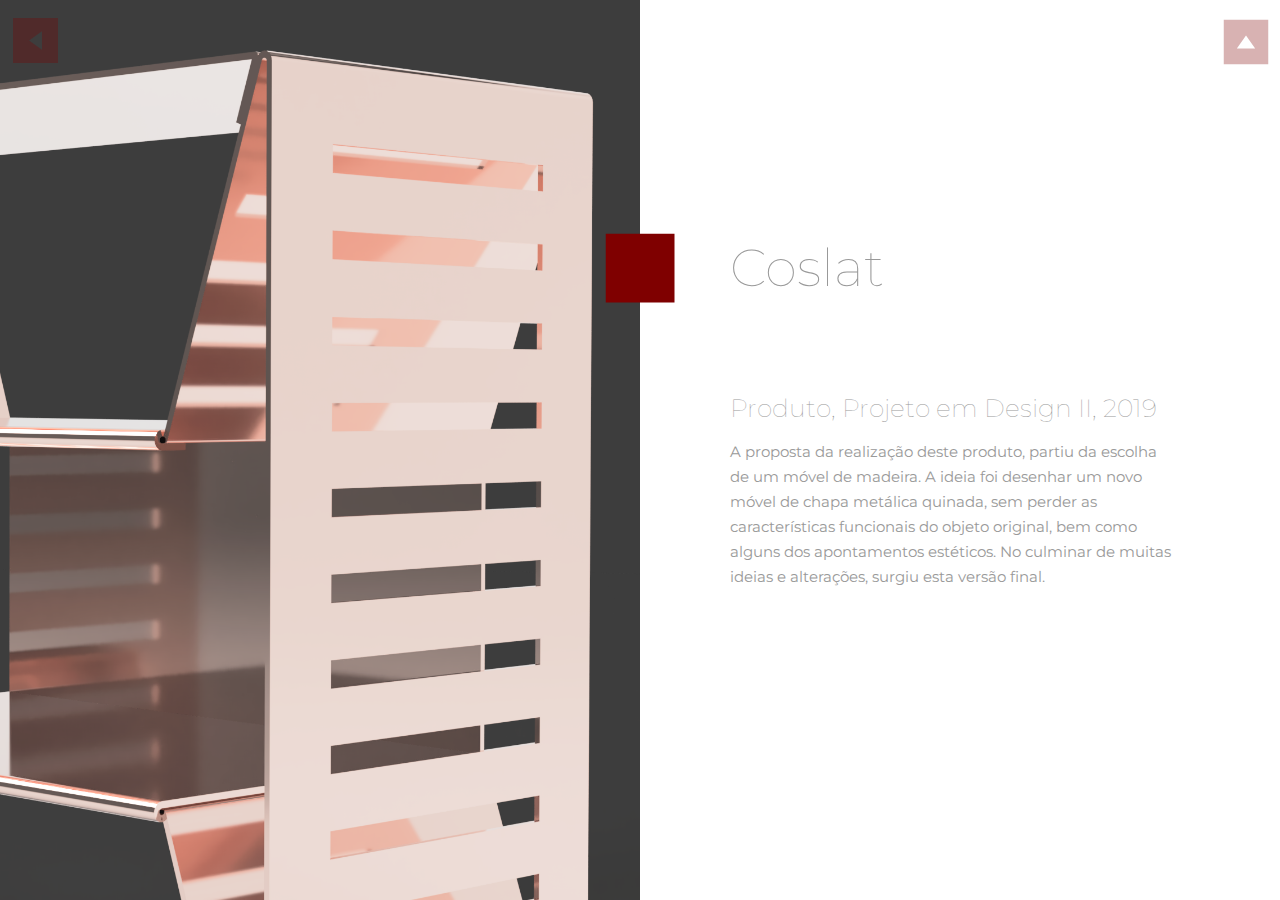
<file: PáginaCoslat.html>
<!doctype html>

<html>
    <head>
        <meta charset="utf-8">
        <title>Juliana Santos</title>
        <link href="CSSpageCoslat.css" rel="stylesheet">
        <link href="https://fonts.googleapis.com/css?family=Montserrat: 100, 600" rel="stylesheet">
    </head>
    
    <body>
    <div id="page">
        <div class="fotofundo"> </div> 
        
        <div class="quadrado">
            <svg width="69" height="69" viewBox="0 0 45 45" fill="none" xmlns="http://www.w3.org/2000/svg">
            <rect width="69" height="69" fill="#7F0000"/>
            </svg>
        </div>
        
        <div class="seta">
            <a href="P%C3%A1ginaProjetos.html">
                <svg width="46" height="45" viewBox="0 0 46 45" fill="none" xmlns="http://www.w3.org/2000/svg">
                    <g clip-path="url(#clip0)">
                        <path d="M0 0V45H45.053V0H0ZM28.9462 22.5V31.6513L16.1068 22.5L28.9462 13.3487V22.5Z" fill="#7F0000" fill-opacity="0.3"/>
                    </g>
                    <defs>
                        <clipPath id="clip0">
                            <rect width="45.053" height="45" fill="white"/>
                        </clipPath>
                    </defs>
                </svg>
            </a>
        </div>
        
        <div class="setacima">
            <a href="P%C3%A1ginaClosert.html">
                <svg width="46" height="45" viewBox="0 0 46 45" fill="none" xmlns="http://www.w3.org/2000/svg">
                    <g clip-path="url(#clip0)">
                        <path d="M0 0V45H45.053V0H0ZM28.9462 22.5V31.6513L16.1068 22.5L28.9462 13.3487V22.5Z" fill="#7F0000" fill-opacity="0.3"/>
                    </g>
                    <defs>
                        <clipPath id="clip0">
                            <rect width="45" height="45" fill="white"/>
                        </clipPath>
                    </defs>
                </svg>
            </a>
        </div>
        
        <div class="titulo">
            <h9>Coslat</h9>
        </div>
        
        <div class="texto">
            <p1>Produto, Projeto em Design II, 2019</p1>
            <br>
            <p2>A proposta da realização deste produto, partiu da escolha de um móvel de madeira. A ideia foi desenhar um novo móvel de chapa metálica quinada, sem perder as características funcionais do objeto original, bem como alguns dos apontamentos estéticos. No culminar de muitas ideias e alterações, surgiu esta versão final.
            </p2>           
        </div>
                
    </div>
    </body>
</html>
</file>
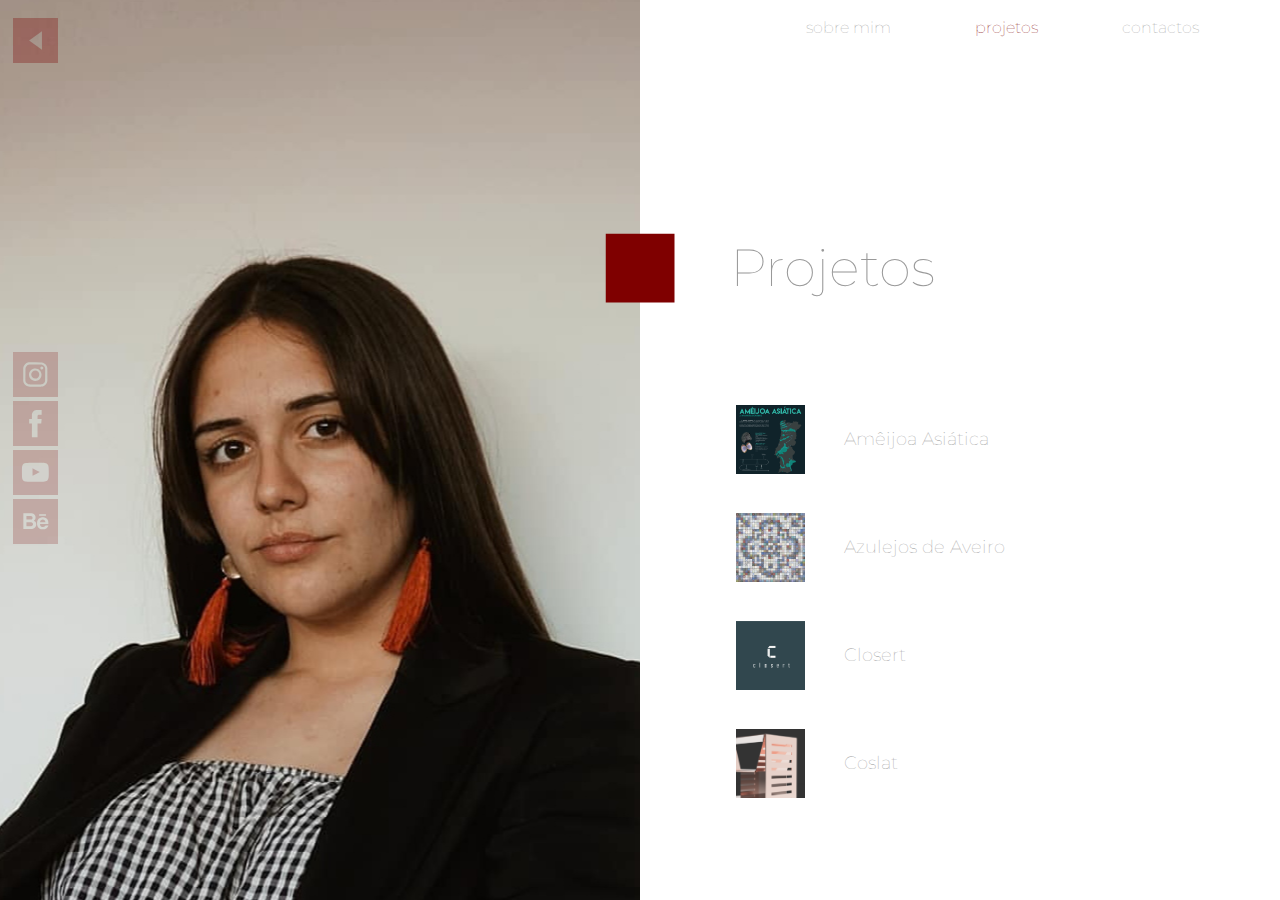
<file: PáginaProjetos.html>
<!doctype html>

<html>
    <head>
        <meta charset="utf-8">
        <title>Juliana Santos</title>
        <link href="CSSpage3.css" rel="stylesheet">
        <link href="https://fonts.googleapis.com/css?family=Montserrat: 100, 600" rel="stylesheet">
    </head>
    
    <body>
    <div id="page">
        <div class="fotofundo"> </div>
        <nav class="grid-100">
            <ul>
                <a href="P%C3%A1ginaSobreMim.html">
                    <li class="grid-10">sobre mim</li>
                </a>
                <a href="P%C3%A1ginaProjetos.html">
                    <li1 class="grid-10">projetos</li1>
                </a>
                <a href="P%C3%A1ginaContactos.html">
                    <li class="grid-10">contactos</li>
                </a>
            </ul>
        </nav> 
        
        <div class="quadrado">
            <svg width="69" height="69" viewBox="0 0 45 45" fill="none" xmlns="http://www.w3.org/2000/svg">
            <rect width="69" height="69" fill="#7F0000"/>
            </svg>
        </div>
            
        <div class="icones">
            <a href="PortInstagram.html">
            <svg width="45" height="45" viewBox="0 0 45 45" fill="none" xmlns="http://www.w3.org/2000/svg">
               <path d="M0 0.017654V45H45V0L0 0.017654ZM32.2344 33.01C30.4969 34.5606 28.4859 34.6459 27.9479 34.6518C24.12 34.6518 20.292 34.6518 16.4641 34.6518C16.0672 34.6577 13.8211 34.6518 12.0188 32.8511C10.1725 31.0063 10.2078 28.6848 10.2195 28.2964C10.2195 24.4125 10.2195 20.5286 10.2195 16.6448C10.2313 16.2122 10.3312 13.8142 12.3099 12.0106C13.924 10.5394 15.782 10.3776 16.3289 10.3511C20.2715 10.3835 24.217 10.4158 28.1595 10.4482C28.627 10.4688 30.9555 10.6277 32.7107 12.5667C34.0602 14.0555 34.2954 15.7415 34.3512 16.327C34.3689 20.2197 34.3865 24.1124 34.4042 28.0051C34.4071 28.4141 34.3953 31.0798 32.2344 33.01Z" fill="#7F0000" fill-opacity="0.2"/>
               <path d="M27.5509 12.6197C24.1199 12.6197 20.6889 12.6197 17.2579 12.6197C16.9786 12.5991 15.1146 12.4902 13.7122 13.9172C12.7038 14.9441 12.5244 16.1681 12.4803 16.5653C12.4392 20.3433 12.401 24.1212 12.3598 27.8992C12.3539 28.2081 12.3539 29.7999 13.6034 31.1034C14.9529 32.5128 16.711 32.4922 16.9903 32.4833C20.6271 32.498 24.2669 32.5157 27.9037 32.5304C28.2536 32.5186 29.603 32.4363 30.7467 31.3682C32.105 30.0971 32.1256 28.42 32.1226 28.1375C32.1403 24.5361 32.1579 20.9347 32.1726 17.3333C32.1903 17.0214 32.252 15.4384 31.0642 14.1026C29.7059 12.5696 27.8096 12.6079 27.5509 12.6197ZM22.1266 28.879C18.6985 28.8054 15.8996 25.9131 15.9878 22.4706C16.0731 19.0663 18.9484 16.3358 22.3382 16.38C25.7487 16.4241 28.5593 19.2576 28.5299 22.6824C28.5005 26.1455 25.5752 28.9496 22.1266 28.879ZM28.8475 17.5451C28.0154 17.5451 27.3657 16.8095 27.3657 16.0092C27.3657 15.2207 27.9919 14.4998 28.7945 14.4733C29.653 14.4439 30.3557 15.2207 30.3292 16.0622C30.3028 16.8331 29.6677 17.5451 28.8475 17.5451Z" fill="#7F0000" fill-opacity="0.2"/>
               <path d="M22.2325 18.4455C20.0245 18.4602 18.2105 20.3139 18.2105 22.5235C18.2105 24.7538 20.0539 26.6163 22.2854 26.6016C24.4698 26.5869 26.2515 24.7774 26.3073 22.6295C26.3661 20.3786 24.5139 18.4308 22.2325 18.4455Z" fill="#7F0000" fill-opacity="0.2"/>
            </svg>
            </a>          
        
            <a href="PortFacebook.html"> 
                <svg width="45" height="45" viewBox="0 0 45 45" fill="none" xmlns="http://www.w3.org/2000/svg">
                    <path d="M0 0.017654V45H45V0L0 0.017654ZM28.6299 13.7672H25.7193C25.6341 13.7701 25.2107 13.7907 24.8726 14.1379C24.5374 14.4821 24.5198 14.897 24.5198 14.9853V17.9158H28.6299C28.4947 19.4694 28.3595 21.023 28.2242 22.5765C26.9894 22.5765 25.7546 22.5765 24.5198 22.5765C24.5198 27.1018 24.5198 31.6271 24.5198 36.1524H18.8926L18.9102 22.5765H16.1584V17.9158H18.9102L18.9279 13.4317C18.9602 13.0904 19.1396 11.5045 20.5155 10.2893C21.9532 9.01824 23.6319 9.08592 23.9553 9.10651H28.6299V13.7672Z" fill="#7F0000" fill-opacity="0.2"/>
                </svg>
            </a>
            
            <a href="PortYoutube.html">
            <svg width="45" height="45" viewBox="0 0 45 45" fill="none" xmlns="http://www.w3.org/2000/svg">
                <path d="M0 0.017654V45H45.0353V0L0 0.017654ZM34.5224 30.2825C33.3513 31.6565 31.836 31.836 21.8645 31.8184C12.7903 31.8036 11.125 31.6506 9.94802 30.203C8.97117 28.9996 8.96234 26.8341 8.94174 22.4971C8.92115 17.9894 8.91232 15.7356 9.90977 14.491C11.069 13.0434 12.7197 12.855 22.1028 12.805C31.6624 12.755 33.4337 12.9345 34.6665 14.4498C35.7022 15.7238 35.7228 17.7011 35.7611 21.6556C35.8052 26.3839 35.8258 28.7525 34.5224 30.2825Z" fill="#7F0000" fill-opacity="0.2"/>
                <path d="M19.5606 25.8337C21.9792 24.5802 24.3978 23.3268 26.8164 22.0734C24.3801 20.767 21.9439 19.4606 19.5076 18.1542C19.5253 20.714 19.5429 23.2738 19.5606 25.8337Z" fill="#7F0000" fill-opacity="0.2"/>
            </svg>
            </a>
            
            <a href="PortBehance.html">
            <svg width="45" height="45" viewBox="0 0 45 45" fill="none" xmlns="http://www.w3.org/2000/svg">
                <path d="M13.4418 23.1709C13.4477 24.4949 13.4535 25.819 13.4594 27.143C15.0264 27.1518 16.5905 27.1607 18.1546 27.1695C19.1866 27.0753 19.9804 26.2515 20.0392 25.2982C20.1039 24.2242 19.2219 23.2238 18.0488 23.1709C16.5141 23.1709 14.9765 23.1709 13.4418 23.1709Z" fill="#7F0000" fill-opacity="0.2"/>
                <path d="M13.4418 20.5669C13.43 19.39 13.4183 18.213 13.4065 17.0361C14.9235 17.0361 16.4406 17.0361 17.9576 17.0361C18.8279 17.1126 19.5159 17.807 19.5805 18.6603C19.6482 19.5459 19.0249 20.3609 18.134 20.5316C16.57 20.5434 15.0059 20.5551 13.4418 20.5669Z" fill="#7F0000" fill-opacity="0.2"/>
                <path d="M27.0717 23.1973C28.8446 23.1885 30.6174 23.1797 32.3902 23.1709C32.3373 21.7468 31.1789 20.611 29.7971 20.5757C28.3565 20.5404 27.1129 21.7144 27.0717 23.1973Z" fill="#7F0000" fill-opacity="0.2"/>
                <path d="M0 0.017654V45H45V0L0 0.017654ZM26.1868 15.253C28.4447 15.253 30.7027 15.253 32.9606 15.253C32.9606 15.765 32.9606 16.277 32.9606 16.7889C30.6938 16.7978 28.4271 16.8066 26.1603 16.8154C26.1692 16.2946 26.178 15.7738 26.1868 15.253ZM23.1762 25.6895C23.1586 26.1073 23.0557 27.2342 22.2266 28.2993C21.1799 29.644 19.7246 29.9353 19.3689 29.9941H10.3724V14.2821C13.0067 14.2821 15.6409 14.2821 18.2752 14.2821C18.431 14.2821 20.7624 14.3203 21.9443 16.224C22.8969 17.757 22.7117 19.8696 21.618 21.0171C21.3269 21.3231 21.0153 21.5114 20.7801 21.6261C21.1152 21.7644 21.9385 22.1616 22.5441 23.0738C23.2938 24.2007 23.2115 25.3599 23.1762 25.6895ZM33.5427 29.2615C32.1198 30.3501 30.6027 30.3737 29.9706 30.3737C29.5708 30.3737 26.7072 30.3325 25.149 28.1964C24.4786 27.2783 24.2875 26.3044 24.1758 25.7395C23.9406 24.542 24.0553 23.5298 24.1758 22.906C24.2523 22.4088 24.558 20.8464 25.9222 19.6224C27.4775 18.2277 29.3591 18.2336 29.8912 18.2454C30.3881 18.2542 32.4226 18.2984 33.8867 19.8607C35.1333 21.1936 35.2685 22.8884 35.3303 23.6475C35.3744 24.1977 35.3479 24.6567 35.3156 24.9716C32.5637 24.9627 29.8118 24.9539 27.06 24.9451C27.0423 25.1275 26.9483 26.2985 27.8009 27.1695C28.5329 27.9168 29.4796 27.9492 29.9441 27.9639C30.3352 27.9757 30.9937 27.9992 31.6376 27.5667C32.155 27.2195 32.4049 26.7487 32.5108 26.5133C33.481 26.5369 34.4512 26.5634 35.4214 26.5869C35.2568 27.09 34.7805 28.314 33.5427 29.2615Z" fill="#7F0000" fill-opacity="0.2"/>
            </svg>
            </a>
        </div>
        
        <div class="seta">
            <a href="index.html">
                <svg width="46" height="45" viewBox="0 0 46 45" fill="none" xmlns="http://www.w3.org/2000/svg">
                    <g clip-path="url(#clip0)">
                        <path d="M0 0V45H45.053V0H0ZM28.9462 22.5V31.6513L16.1068 22.5L28.9462 13.3487V22.5Z" fill="#7F0000" fill-opacity="0.3"/>
                    </g>
                    <defs>
                        <clipPath id="clip0">
                            <rect width="45.053" height="45" fill="white"/>
                        </clipPath>
                    </defs>
                </svg>
            </a>
        </div>
        
        <div class="titulo">
            <h9>Projetos</h9>
        </div>
        
        <div class="miniproj">
            <div class="ameijoa">
                <img src="Am%C3%AAijoa%20Asi%C3%A1tica%20mini.jpg" height="69">
                <a href="P%C3%A1ginaAmeijoa.html">Amêijoa Asiática</a>
            </div>
            <div class="azulejo">
                <img src="AZULEJO.PNG" height="69">
                <a href="P%C3%A1ginaAzulejo.html">Azulejos de Aveiro</a>
            </div>
            <div class="closert">
                <img src="Closert1.PNG" height="69">
                <a href="P%C3%A1ginaClosert.html">Closert</a>
            </div>
            <div class="coslat">
                <img src="Coslat%20mini.png" height="69"> 
                <a href="P%C3%A1ginaCoslat.html">Coslat</a>
            </div>
        </div>                
    </div>
    </body>
</html>
</file>
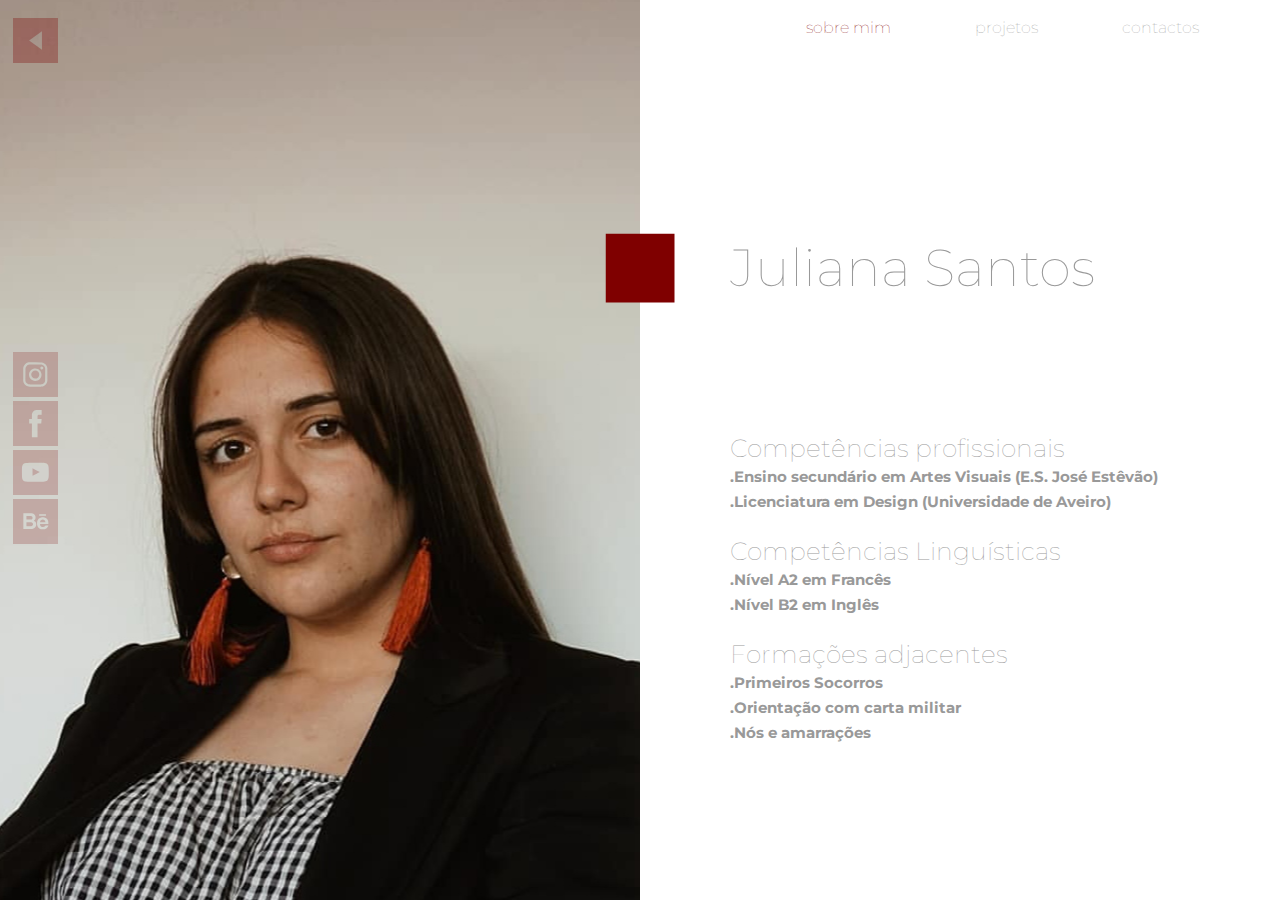
<file: PáginaSobreMim.html>
<!doctype html>

<html>
    <head>
        <meta charset="utf-8">
        <title>Juliana Santos</title>
        <link href="CSSpage2.css" rel="stylesheet">
        <link href="https://fonts.googleapis.com/css?family=Montserrat: 100, 600" rel="stylesheet">
    </head>
    
    <body>
    <div id="page">
        <div class="fotofundo"> </div>
        <nav class="grid-100">
            <ul>
                <a href="P%C3%A1ginaSobreMim.html">
                    <li1 class="grid-10">sobre mim</li1>
                </a>
                <a href="P%C3%A1ginaProjetos.html">
                    <li class="grid-10">projetos</li>
                </a>
                <a href="P%C3%A1ginaContactos.html">
                    <li class="grid-10">contactos</li>
                </a>
            </ul>
        </nav> 
        
        <div class="quadrado">
            <svg width="69" height="69" viewBox="0 0 45 45" fill="none" xmlns="http://www.w3.org/2000/svg">
            <rect width="69" height="69" fill="#7F0000"/>
            </svg>
        </div>
            
        <div class="icones">
            <a href="PortInstagram.html">
            <svg width="45" height="45" viewBox="0 0 45 45" fill="none" xmlns="http://www.w3.org/2000/svg">
               <path d="M0 0.017654V45H45V0L0 0.017654ZM32.2344 33.01C30.4969 34.5606 28.4859 34.6459 27.9479 34.6518C24.12 34.6518 20.292 34.6518 16.4641 34.6518C16.0672 34.6577 13.8211 34.6518 12.0188 32.8511C10.1725 31.0063 10.2078 28.6848 10.2195 28.2964C10.2195 24.4125 10.2195 20.5286 10.2195 16.6448C10.2313 16.2122 10.3312 13.8142 12.3099 12.0106C13.924 10.5394 15.782 10.3776 16.3289 10.3511C20.2715 10.3835 24.217 10.4158 28.1595 10.4482C28.627 10.4688 30.9555 10.6277 32.7107 12.5667C34.0602 14.0555 34.2954 15.7415 34.3512 16.327C34.3689 20.2197 34.3865 24.1124 34.4042 28.0051C34.4071 28.4141 34.3953 31.0798 32.2344 33.01Z" fill="#7F0000" fill-opacity="0.2"/>
               <path d="M27.5509 12.6197C24.1199 12.6197 20.6889 12.6197 17.2579 12.6197C16.9786 12.5991 15.1146 12.4902 13.7122 13.9172C12.7038 14.9441 12.5244 16.1681 12.4803 16.5653C12.4392 20.3433 12.401 24.1212 12.3598 27.8992C12.3539 28.2081 12.3539 29.7999 13.6034 31.1034C14.9529 32.5128 16.711 32.4922 16.9903 32.4833C20.6271 32.498 24.2669 32.5157 27.9037 32.5304C28.2536 32.5186 29.603 32.4363 30.7467 31.3682C32.105 30.0971 32.1256 28.42 32.1226 28.1375C32.1403 24.5361 32.1579 20.9347 32.1726 17.3333C32.1903 17.0214 32.252 15.4384 31.0642 14.1026C29.7059 12.5696 27.8096 12.6079 27.5509 12.6197ZM22.1266 28.879C18.6985 28.8054 15.8996 25.9131 15.9878 22.4706C16.0731 19.0663 18.9484 16.3358 22.3382 16.38C25.7487 16.4241 28.5593 19.2576 28.5299 22.6824C28.5005 26.1455 25.5752 28.9496 22.1266 28.879ZM28.8475 17.5451C28.0154 17.5451 27.3657 16.8095 27.3657 16.0092C27.3657 15.2207 27.9919 14.4998 28.7945 14.4733C29.653 14.4439 30.3557 15.2207 30.3292 16.0622C30.3028 16.8331 29.6677 17.5451 28.8475 17.5451Z" fill="#7F0000" fill-opacity="0.2"/>
               <path d="M22.2325 18.4455C20.0245 18.4602 18.2105 20.3139 18.2105 22.5235C18.2105 24.7538 20.0539 26.6163 22.2854 26.6016C24.4698 26.5869 26.2515 24.7774 26.3073 22.6295C26.3661 20.3786 24.5139 18.4308 22.2325 18.4455Z" fill="#7F0000" fill-opacity="0.2"/>
            </svg>
            </a>          
        
            <a href="PortFacebook.html"> 
                <svg width="45" height="45" viewBox="0 0 45 45" fill="none" xmlns="http://www.w3.org/2000/svg">
                    <path d="M0 0.017654V45H45V0L0 0.017654ZM28.6299 13.7672H25.7193C25.6341 13.7701 25.2107 13.7907 24.8726 14.1379C24.5374 14.4821 24.5198 14.897 24.5198 14.9853V17.9158H28.6299C28.4947 19.4694 28.3595 21.023 28.2242 22.5765C26.9894 22.5765 25.7546 22.5765 24.5198 22.5765C24.5198 27.1018 24.5198 31.6271 24.5198 36.1524H18.8926L18.9102 22.5765H16.1584V17.9158H18.9102L18.9279 13.4317C18.9602 13.0904 19.1396 11.5045 20.5155 10.2893C21.9532 9.01824 23.6319 9.08592 23.9553 9.10651H28.6299V13.7672Z" fill="#7F0000" fill-opacity="0.2"/>
                </svg>
            </a>
            
            <a href="PortYoutube.html">
            <svg width="45" height="45" viewBox="0 0 45 45" fill="none" xmlns="http://www.w3.org/2000/svg">
                <path d="M0 0.017654V45H45.0353V0L0 0.017654ZM34.5224 30.2825C33.3513 31.6565 31.836 31.836 21.8645 31.8184C12.7903 31.8036 11.125 31.6506 9.94802 30.203C8.97117 28.9996 8.96234 26.8341 8.94174 22.4971C8.92115 17.9894 8.91232 15.7356 9.90977 14.491C11.069 13.0434 12.7197 12.855 22.1028 12.805C31.6624 12.755 33.4337 12.9345 34.6665 14.4498C35.7022 15.7238 35.7228 17.7011 35.7611 21.6556C35.8052 26.3839 35.8258 28.7525 34.5224 30.2825Z" fill="#7F0000" fill-opacity="0.2"/>
                <path d="M19.5606 25.8337C21.9792 24.5802 24.3978 23.3268 26.8164 22.0734C24.3801 20.767 21.9439 19.4606 19.5076 18.1542C19.5253 20.714 19.5429 23.2738 19.5606 25.8337Z" fill="#7F0000" fill-opacity="0.2"/>
            </svg>
            </a>
            
            <a href="PortBehance.html">
            <svg width="45" height="45" viewBox="0 0 45 45" fill="none" xmlns="http://www.w3.org/2000/svg">
                <path d="M13.4418 23.1709C13.4477 24.4949 13.4535 25.819 13.4594 27.143C15.0264 27.1518 16.5905 27.1607 18.1546 27.1695C19.1866 27.0753 19.9804 26.2515 20.0392 25.2982C20.1039 24.2242 19.2219 23.2238 18.0488 23.1709C16.5141 23.1709 14.9765 23.1709 13.4418 23.1709Z" fill="#7F0000" fill-opacity="0.2"/>
                <path d="M13.4418 20.5669C13.43 19.39 13.4183 18.213 13.4065 17.0361C14.9235 17.0361 16.4406 17.0361 17.9576 17.0361C18.8279 17.1126 19.5159 17.807 19.5805 18.6603C19.6482 19.5459 19.0249 20.3609 18.134 20.5316C16.57 20.5434 15.0059 20.5551 13.4418 20.5669Z" fill="#7F0000" fill-opacity="0.2"/>
                <path d="M27.0717 23.1973C28.8446 23.1885 30.6174 23.1797 32.3902 23.1709C32.3373 21.7468 31.1789 20.611 29.7971 20.5757C28.3565 20.5404 27.1129 21.7144 27.0717 23.1973Z" fill="#7F0000" fill-opacity="0.2"/>
                <path d="M0 0.017654V45H45V0L0 0.017654ZM26.1868 15.253C28.4447 15.253 30.7027 15.253 32.9606 15.253C32.9606 15.765 32.9606 16.277 32.9606 16.7889C30.6938 16.7978 28.4271 16.8066 26.1603 16.8154C26.1692 16.2946 26.178 15.7738 26.1868 15.253ZM23.1762 25.6895C23.1586 26.1073 23.0557 27.2342 22.2266 28.2993C21.1799 29.644 19.7246 29.9353 19.3689 29.9941H10.3724V14.2821C13.0067 14.2821 15.6409 14.2821 18.2752 14.2821C18.431 14.2821 20.7624 14.3203 21.9443 16.224C22.8969 17.757 22.7117 19.8696 21.618 21.0171C21.3269 21.3231 21.0153 21.5114 20.7801 21.6261C21.1152 21.7644 21.9385 22.1616 22.5441 23.0738C23.2938 24.2007 23.2115 25.3599 23.1762 25.6895ZM33.5427 29.2615C32.1198 30.3501 30.6027 30.3737 29.9706 30.3737C29.5708 30.3737 26.7072 30.3325 25.149 28.1964C24.4786 27.2783 24.2875 26.3044 24.1758 25.7395C23.9406 24.542 24.0553 23.5298 24.1758 22.906C24.2523 22.4088 24.558 20.8464 25.9222 19.6224C27.4775 18.2277 29.3591 18.2336 29.8912 18.2454C30.3881 18.2542 32.4226 18.2984 33.8867 19.8607C35.1333 21.1936 35.2685 22.8884 35.3303 23.6475C35.3744 24.1977 35.3479 24.6567 35.3156 24.9716C32.5637 24.9627 29.8118 24.9539 27.06 24.9451C27.0423 25.1275 26.9483 26.2985 27.8009 27.1695C28.5329 27.9168 29.4796 27.9492 29.9441 27.9639C30.3352 27.9757 30.9937 27.9992 31.6376 27.5667C32.155 27.2195 32.4049 26.7487 32.5108 26.5133C33.481 26.5369 34.4512 26.5634 35.4214 26.5869C35.2568 27.09 34.7805 28.314 33.5427 29.2615Z" fill="#7F0000" fill-opacity="0.2"/>
            </svg>
            </a>
        </div>
        
        <div class="seta">
            <a href="index.html">
                <svg width="46" height="45" viewBox="0 0 46 45" fill="none" xmlns="http://www.w3.org/2000/svg">
                    <g clip-path="url(#clip0)">
                        <path d="M0 0V45H45.053V0H0ZM28.9462 22.5V31.6513L16.1068 22.5L28.9462 13.3487V22.5Z" fill="#7F0000" fill-opacity="0.3"/>
                    </g>
                    <defs>
                        <clipPath id="clip0">
                            <rect width="45.053" height="45" fill="white"/>
                        </clipPath>
                    </defs>
                </svg>
            </a>
        </div>
        
        <div class="titulo">
            <h9>Juliana Santos</h9>
        </div>
        
        <div class="texto">
            <p1>Competências profissionais</p1>
            <br>
            <p2>.Ensino secundário em Artes Visuais (E.S. José Estêvão)
            <br>
            .Licenciatura em Design (Universidade de Aveiro)
            </p2>
            <br>
            <p2> </p2>
            <br>
            <p1>Competências Linguísticas</p1>
            <br>
            <p2>.Nível A2 em Francês
            <br>
            .Nível B2 em Inglês
            </p2>
            <br>
            <p2> </p2>
            <br>
            <p1>Formações adjacentes</p1>
            <br>
            <p2>.Primeiros Socorros
            <br>.Orientação com carta militar
            <br>.Nós e amarrações
            </p2>            
        </div>
                
    </div>
    </body>
</html>
</file>
<file: CSSpage1.css>
body {
    font-family: 'Montserrat', sans-serif;
    font-weight: 100;
  
}

#page {
    height: 100%;
    width: 100%;
    max-height: 1000px;
    max-width: 1400px;
}

.fotofundo{
    position: absolute;
    top: 0;
    left: 0;
    width: 50%;
    height: 100%;
    background-image: url("foto%20pessoal.png");
    background-position: center;
}

nav ul {;
    margin: 0px;
    padding: 0px;
}

nav ul a {
    text-decoration: none;
}

nav ul a li {
    display: inline-block;
    list-style: none;
    padding: 10px 40px 10px;
    text-align: center;
    color: #999999;
    text-decoration: none;
}

nav ul a li:hover {
    color: #7F0000;    
}

.grid-100{
    position: relative;
    left:60%;
    box-sizing: 50%;
}

.quadrado {
    margin: 0;
    position: absolute;
    top: 50%;
    left: 50%;
    transform: translateX(-50%) translateY(-50%);    
}

.icones {
    position: absolute;
    width: 46px;
    top: 50%;
    left: 1%;
    transform: translateY(-50%);
}

.icones svg:hover {
    background-image: repeating-radial-gradient;
    opacity: 0.5;
}

.titulo {
    font-size: 52px;
    color: #999999;
    position: absolute;
    top:50%;
    left: 57%;
    transform: translateY(-25%);
}

h8 {
    font-size: 38px;
    color: #7F0000;
}
</file>
<file: CSSpageAmeijoa.css>
body {
    font-family: 'Montserrat', sans-serif;
    font-weight: 100;
  
}

#page {
    height: 100%;
    width: 100%;
    max-height: 1000px;
    max-width: 1400px;
}

.fotofundo{
    position: absolute;
    top: 0;
    left: 0;
    width: 50%;
    height: 100%;
    background-image: url("Am%C3%AAijoa%20Asi%C3%A1tica%20mini.jpg");
    background-position: center;
    background-size: cover;
    opacity: 0.95;
}

.quadrado {
    margin: 0;
    position: absolute;
    top: 30%;
    left: 50%;
    transform: translateX(-50%) translateY(-50%);    
}

.titulo {
    font-size: 52px;
    color: #999999;
    position: absolute;
    top: 28%;
    left: 57%;
    transform: translateY(-25%);
}

.texto {
    position: absolute;
    top: 45%;
    left: 57%;
    width: 35%;
    transform: translateY(-25%);
    line-height: 25px;
}

p1 {
    font-size: 25px;
    color: #999999;
    font-weight: lighter;
    position: absolute;
    transform: translateY(-10%);
}

p2 {
    font-size: 15px;
    color: #999999;
    font-weight: normal;
    position: absolute;
    transform: translateY(10%);
}

.setacima {
    position: absolute;
    top: 2%;
    right: 1%;
    transform: rotate(90deg);
}

.setacima svg:hover {
    background-image: repeating-radial-gradient;
    opacity: 0.5;
}

.setabaixo {
    position: absolute;
    bottom: 2%;
    right: 1%;
    transform: rotate(270deg);
}

.setabaixo svg:hover {
    background-image: repeating-radial-gradient;
    opacity: 0.5;
}
</file>
<file: CSSpageAzulejo.css>
body {
    font-family: 'Montserrat', sans-serif;
    font-weight: 100;
  
}

#page {
    height: 100%;
    width: 100%;
    max-height: 1000px;
    max-width: 1400px;
}

.fotofundo{
    position: absolute;
    top: 0;
    left: 0;
    width: 50%;
    height: 100%;
    background-image: url("AZULEJO.PNG");
    background-position: center;
    background-size: cover;
    opacity: 0.95;
}

.quadrado {
    margin: 0;
    position: absolute;
    top: 30%;
    left: 50%;
    transform: translateX(-50%) translateY(-50%);    
}

.titulo {
    font-size: 52px;
    color: #999999;
    position: absolute;
    top: 28%;
    left: 57%;
    transform: translateY(-25%);
}

.texto {
    position: absolute;
    top: 45%;
    left: 57%;
    width: 35%;
    transform: translateY(-25%);
    line-height: 25px;
}

p1 {
    font-size: 25px;
    color: #999999;
    font-weight: lighter;
    position: absolute;
    transform: translateY(-10%);
}

p2 {
    font-size: 15px;
    color: #999999;
    font-weight: normal;
    position: absolute;
    transform: translateY(10%);
}

.seta {
    position: absolute;
    top: 2%;
    left: 1%;
}

.seta svg:hover {
    background-image: repeating-radial-gradient;
    opacity: 0.5;
}

.setacima {
    position: absolute;
    top: 2%;
    right: 1%;
    transform: rotate(90deg);
}

.setacima svg:hover {
    background-image: repeating-radial-gradient;
    opacity: 0.5;
}

.setabaixo {
    position: absolute;
    bottom: 2%;
    right: 1%;
    transform: rotate(270deg);
}

.setabaixo svg:hover {
    background-image: repeating-radial-gradient;
    opacity: 0.5;
}
</file>
<file: CSSpageClosert.css>
body {
    font-family: 'Montserrat', sans-serif;
    font-weight: 100;
  
}

#page {
    height: 100%;
    width: 100%;
    max-height: 1000px;
    max-width: 1400px;
}

.fotofundo{
    position: absolute;
    top: 0;
    left: 0;
    width: 50%;
    height: 100%;
    background-image: url("Closert1.PNG");
    background-position: center;
    background-size: cover;
    opacity: 0.95;
}

.quadrado {
    margin: 0;
    position: absolute;
    top: 30%;
    left: 50%;
    transform: translateX(-50%) translateY(-50%);    
}

.titulo {
    font-size: 52px;
    color: #999999;
    position: absolute;
    top: 28%;
    left: 57%;
    transform: translateY(-25%);
}

.texto {
    position: absolute;
    top: 45%;
    left: 57%;
    width: 35%;
    transform: translateY(-25%);
    line-height: 25px;
}

p1 {
    font-size: 25px;
    color: #999999;
    font-weight: lighter;
    position: absolute;
    transform: translateY(-10%);
}

p2 {
    font-size: 15px;
    color: #999999;
    font-weight: normal;
    position: absolute;
    transform: translateY(10%);
}

.seta {
    position: absolute;
    top: 2%;
    left: 1%;
}

.seta svg:hover {
    background-image: repeating-radial-gradient;
    opacity: 0.5;
}

.setacima {
    position: absolute;
    top: 2%;
    right: 1%;
    transform: rotate(90deg);
}

.setacima svg:hover {
    background-image: repeating-radial-gradient;
    opacity: 0.5;
}

.setabaixo {
    position: absolute;
    bottom: 2%;
    right: 1%;
    transform: rotate(270deg);
}

.setabaixo svg:hover {
    background-image: repeating-radial-gradient;
    opacity: 0.5;
}

.quadrado1 {
    position: absolute;
    display: inline-block;
    opacity: 0.5;
    bottom: 1%;
    left: 25%;
    transform: translateX(-120%);
}

.quadrado2 {
    position: absolute;
    display: inline-block;
    opacity: 0.5;
    bottom: 1%;
    left: 25%;
}

.quadrado3 {
    position: absolute;
    display: inline-block;
    opacity: 0.5;
    bottom: 1%;
    left: 25%;
    transform: translateX(120%);
}

.quadradosfotos svg:hover {
    background-image: repeating-radial-gradient;
    opacity: 0.5;
}
</file>
<file: CSSpageClosert2.css>
body {
    font-family: 'Montserrat', sans-serif;
    font-weight: 100;
  
}

#page {
    height: 100%;
    width: 100%;
    max-height: 1000px;
    max-width: 1400px;
}

.fotofundo{
    position: absolute;
    top: 0;
    left: 0;
    width: 50%;
    height: 100%;
    background-image: url("Closert2.PNG");
    background-position: center;
    background-size: cover;
    opacity: 0.95;
}

.quadrado {
    margin: 0;
    position: absolute;
    top: 30%;
    left: 50%;
    transform: translateX(-50%) translateY(-50%);    
}

.titulo {
    font-size: 52px;
    color: #999999;
    position: absolute;
    top: 28%;
    left: 57%;
    transform: translateY(-25%);
}

.texto {
    position: absolute;
    top: 45%;
    left: 57%;
    width: 35%;
    transform: translateY(-25%);
    line-height: 25px;
}

p1 {
    font-size: 25px;
    color: #999999;
    font-weight: lighter;
    position: absolute;
    transform: translateY(-10%);
}

p2 {
    font-size: 15px;
    color: #999999;
    font-weight: normal;
    position: absolute;
    transform: translateY(10%);
}

.seta {
    position: absolute;
    top: 2%;
    left: 1%;
}

.seta svg:hover {
    background-image: repeating-radial-gradient;
    opacity: 0.5;
}

.setacima {
    position: absolute;
    top: 2%;
    right: 1%;
    transform: rotate(90deg);
}

.setacima svg:hover {
    background-image: repeating-radial-gradient;
    opacity: 0.5;
}

.setabaixo {
    position: absolute;
    bottom: 2%;
    right: 1%;
    transform: rotate(270deg);
}

.setabaixo svg:hover {
    background-image: repeating-radial-gradient;
    opacity: 0.5;
}

.quadrado1 {
    position: absolute;
    display: inline-block;
    opacity: 0.5;
    bottom: 1%;
    left: 25%;
    transform: translateX(-120%);
}

.quadrado2 {
    position: absolute;
    display: inline-block;
    opacity: 0.5;
    bottom: 1%;
    left: 25%;
}

.quadrado3 {
    position: absolute;
    display: inline-block;
    opacity: 0.5;
    bottom: 1%;
    left: 25%;
    transform: translateX(120%);
}

.quadradosfotos svg:hover {
    background-image: repeating-radial-gradient;
    opacity: 0.5;
}
</file>
<file: CSSpageClosert3.css>
body {
    font-family: 'Montserrat', sans-serif;
    font-weight: 100;
  
}

#page {
    height: 100%;
    width: 100%;
    max-height: 1000px;
    max-width: 1400px;
}

.fotofundo{
    position: absolute;
    top: 0;
    left: 0;
    width: 50%;
    height: 100%;
    background-image: url("Closert3.PNG");
    background-position: center;
    background-size: cover;
    opacity: 0.95;
}

.quadrado {
    margin: 0;
    position: absolute;
    top: 30%;
    left: 50%;
    transform: translateX(-50%) translateY(-50%);    
}

.titulo {
    font-size: 52px;
    color: #999999;
    position: absolute;
    top: 28%;
    left: 57%;
    transform: translateY(-25%);
}

.texto {
    position: absolute;
    top: 45%;
    left: 57%;
    width: 35%;
    transform: translateY(-25%);
    line-height: 25px;
}

p1 {
    font-size: 25px;
    color: #999999;
    font-weight: lighter;
    position: absolute;
    transform: translateY(-10%);
}

p2 {
    font-size: 15px;
    color: #999999;
    font-weight: normal;
    position: absolute;
    transform: translateY(10%);
}

.seta {
    position: absolute;
    top: 2%;
    left: 1%;
}

.seta svg:hover {
    background-image: repeating-radial-gradient;
    opacity: 0.5;
}

.setacima {
    position: absolute;
    top: 2%;
    right: 1%;
    transform: rotate(90deg);
}

.setacima svg:hover {
    background-image: repeating-radial-gradient;
    opacity: 0.5;
}

.setabaixo {
    position: absolute;
    bottom: 2%;
    right: 1%;
    transform: rotate(270deg);
}

.setabaixo svg:hover {
    background-image: repeating-radial-gradient;
    opacity: 0.5;
}

.quadrado1 {
    position: absolute;
    display: inline-block;
    opacity: 0.5;
    bottom: 1%;
    left: 25%;
    transform: translateX(-120%);
}

.quadrado2 {
    position: absolute;
    display: inline-block;
    opacity: 0.5;
    bottom: 1%;
    left: 25%;
}

.quadrado3 {
    position: absolute;
    display: inline-block;
    opacity: 0.5;
    bottom: 1%;
    left: 25%;
    transform: translateX(120%);
}

.quadradosfotos svg:hover {
    background-image: repeating-radial-gradient;
    opacity: 0.5;
}
</file>
<file: CSSpage4.css>
body {
    font-family: 'Montserrat', sans-serif;
    font-weight: 100;
  
}

#page {
    height: 100%;
    width: 100%;
    max-height: 1000px;
    max-width: 1400px;
}

.fotofundo{
    position: absolute;
    top: 0;
    left: 0;
    width: 50%;
    height: 100%;
    background-image: url("foto%20pessoal.png");
    background-position: center;
}

nav ul {;
    margin: 0px;
    padding: 0px;
}

nav ul a {
    text-decoration: none;
}

nav ul a li {
    display: inline-block;
    list-style: none;
    padding: 10px 40px 10px;
    text-align: center;
    color: #999999;
    text-decoration: none;
}

li1 {
    display: inline-block;
    list-style: none;
    padding: 10px 40px 10px;
    text-align: center;
    color: #7F0000;
    text-decoration: none;
}

nav ul a li:hover {
    color: #7F0000;    
}

.grid-100{
    position: relative;
    left:60%;
    box-sizing: 50%;
}

.quadrado {
    margin: 0;
    position: absolute;
    top: 30%;
    left: 50%;
    transform: translateX(-50%) translateY(-50%);    
}

.icones {
    position: absolute;
    width: 46px;
    top: 50%;
    left: 1%;
    transform: translateY(-50%);
}

.icones svg:hover {
    background-image: repeating-radial-gradient;
    opacity: 0.5;
}

.titulo {
    font-size: 52px;
    color: #999999;
    position: absolute;
    top: 28%;
    left: 57%;
    transform: translateY(-25%);
}

.texto {
    position: absolute;
    top: 50%;
    left: 57%;
    transform: translateY(-25%);
    line-height: 25px;
}

p1 {
    font-size: 25px;
    color: #999999;
    font-weight: lighter;
}

p2 {
    font-size: 15px;
    color: #999999;
    font-weight: bold;
}

.seta {
    position: absolute;
    top: 2%;
    left: 1%;
}

.seta svg:hover {
    background-image: repeating-radial-gradient;
    opacity: 0.5;
}
</file>
<file: CSSpageCoslat.css>
body {
    font-family: 'Montserrat', sans-serif;
    font-weight: 100;
  
}

#page {
    height: 100%;
    width: 100%;
    max-height: 1000px;
    max-width: 1400px;
}

.fotofundo{
    position: absolute;
    top: 0;
    left: 0;
    width: 50%;
    height: 100%;
    background-image: url("Coslat.PNG");
    background-position: center;
    background-size: cover;
    opacity: 0.95;
}

.quadrado {
    margin: 0;
    position: absolute;
    top: 30%;
    left: 50%;
    transform: translateX(-50%) translateY(-50%);    
}

.titulo {
    font-size: 52px;
    color: #999999;
    position: absolute;
    top: 28%;
    left: 57%;
    transform: translateY(-25%);
}

.texto {
    position: absolute;
    top: 45%;
    left: 57%;
    width: 35%;
    transform: translateY(-25%);
    line-height: 25px;
}

p1 {
    font-size: 25px;
    color: #999999;
    font-weight: lighter;
    position: absolute;
    transform: translateY(-10%);
}

p2 {
    font-size: 15px;
    color: #999999;
    font-weight: normal;
    position: absolute;
    transform: translateY(10%);
}

.seta {
    position: absolute;
    top: 2%;
    left: 1%;
}

.seta svg:hover {
    background-image: repeating-radial-gradient;
    opacity: 0.5;
}

.setacima {
    position: absolute;
    top: 2%;
    right: 1%;
    transform: rotate(90deg);
}

.setacima svg:hover {
    background-image: repeating-radial-gradient;
    opacity: 0.5;
}

.setabaixo {
    position: absolute;
    bottom: 2%;
    right: 1%;
    transform: rotate(270deg);
}

.setabaixo svg:hover {
    background-image: repeating-radial-gradient;
    opacity: 0.5;
}
</file>
<file: CSSpage3.css>
body {
    font-family: 'Montserrat', sans-serif;
    font-weight: 100;
  
}

#page {
    height: 100%;
    width: 100%;
    max-height: 1000px;
    max-width: 1400px;
}

.fotofundo{
    position: absolute;
    top: 0;
    left: 0;
    width: 50%;
    height: 100%;
    background-image: url("foto%20pessoal.png");
    background-position: center;
}

nav ul {;
    margin: 0px;
    padding: 0px;
}

nav ul a {
    text-decoration: none;
}

nav ul a li {
    display: inline-block;
    list-style: none;
    padding: 10px 40px 10px;
    text-align: center;
    color: #999999;
    text-decoration: none;
}

li1 {
    display: inline-block;
    list-style: none;
    padding: 10px 40px 10px;
    text-align: center;
    color: #7F0000;
    text-decoration: none;
}

nav ul a li:hover {
    color: #7F0000;    
}

.grid-100{
    position: relative;
    left:60%;
    box-sizing: 50%;
}

.quadrado {
    margin: 0;
    position: absolute;
    top: 30%;
    left: 50%;
    transform: translateX(-50%) translateY(-50%);    
}

.icones {
    position: absolute;
    width: 46px;
    top: 50%;
    left: 1%;
    transform: translateY(-50%);
}

.icones svg:hover {
    background-image: repeating-radial-gradient;
    opacity: 0.5;
}

.titulo {
    font-size: 52px;
    color: #999999;
    position: absolute;
    top: 28%;
    left: 57%;
    transform: translateY(-25%);
}

.ameijoa {
    position: absolute;
    top: 45%;
    left: 57.5%;
}

.azulejo {
    position: absolute;
    top: 57%;
    left: 57.5%;
}

.closert {
    position: absolute;
    top: 69%;
    left: 57.5%;
}

.coslat {
    position: absolute;
    top: 81%;
    left: 57.5%;
}

.miniproj a {
    font-size: 18px;
    color: #999999;
    font-weight: lighter;
    text-decoration: none;
    display: inline-block;
    list-style: none;
    padding: 25px 35px 25px;
    position: relative;
    transform: translateY(-40%);
    margin: 0;
}

.miniproj a:hover {
    color: #7F0000;
   
}

a {
    text-decoration: none;
}

.seta {
    position: absolute;
    top: 2%;
    left: 1%;
}

.seta svg:hover {
    background-image: repeating-radial-gradient;
    opacity: 0.5;
}
</file>
<file: CSSpage2.css>
body {
    font-family: 'Montserrat', sans-serif;
    font-weight: 100;
  
}

#page {
    height: 100%;
    width: 100%;
    max-height: 1000px;
    max-width: 1400px;
}

.fotofundo{
    position: absolute;
    top: 0;
    left: 0;
    width: 50%;
    height: 100%;
    background-image: url("foto%20pessoal.png");
    background-position: center;
}

nav ul {;
    margin: 0px;
    padding: 0px;
}

nav ul a {
    text-decoration: none;
}

nav ul a li {
    display: inline-block;
    list-style: none;
    padding: 10px 40px 10px;
    text-align: center;
    color: #999999;
    text-decoration: none;
}

li1 {
    display: inline-block;
    list-style: none;
    padding: 10px 40px 10px;
    text-align: center;
    color: #7F0000;
    text-decoration: none;
}

nav ul a li:hover {
    color: #7F0000;    
}

.grid-100{
    position: relative;
    left:60%;
    box-sizing: 50%;
}

.quadrado {
    margin: 0;
    position: absolute;
    top: 30%;
    left: 50%;
    transform: translateX(-50%) translateY(-50%);    
}

.icones {
    position: absolute;
    width: 46px;
    top: 50%;
    left: 1%;
    transform: translateY(-50%);
}

.icones svg:hover {
    background-image: repeating-radial-gradient;
    opacity: 0.5;
}

.titulo {
    font-size: 52px;
    color: #999999;
    position: absolute;
    top: 28%;
    left: 57%;
    transform: translateY(-25%);
}

.texto {
    position: absolute;
    top: 57%;
    left: 57%;
    transform: translateY(-25%);
    line-height: 25px;
}

p1 {
    font-size: 25px;
    color: #999999;
    font-weight: lighter;
}

p2 {
    font-size: 15px;
    color: #999999;
    font-weight: bold;
}

.seta {
    position: absolute;
    top: 2%;
    left: 1%;
}

.seta svg:hover {
    background-image: repeating-radial-gradient;
    opacity: 0.5;
}
</file>
